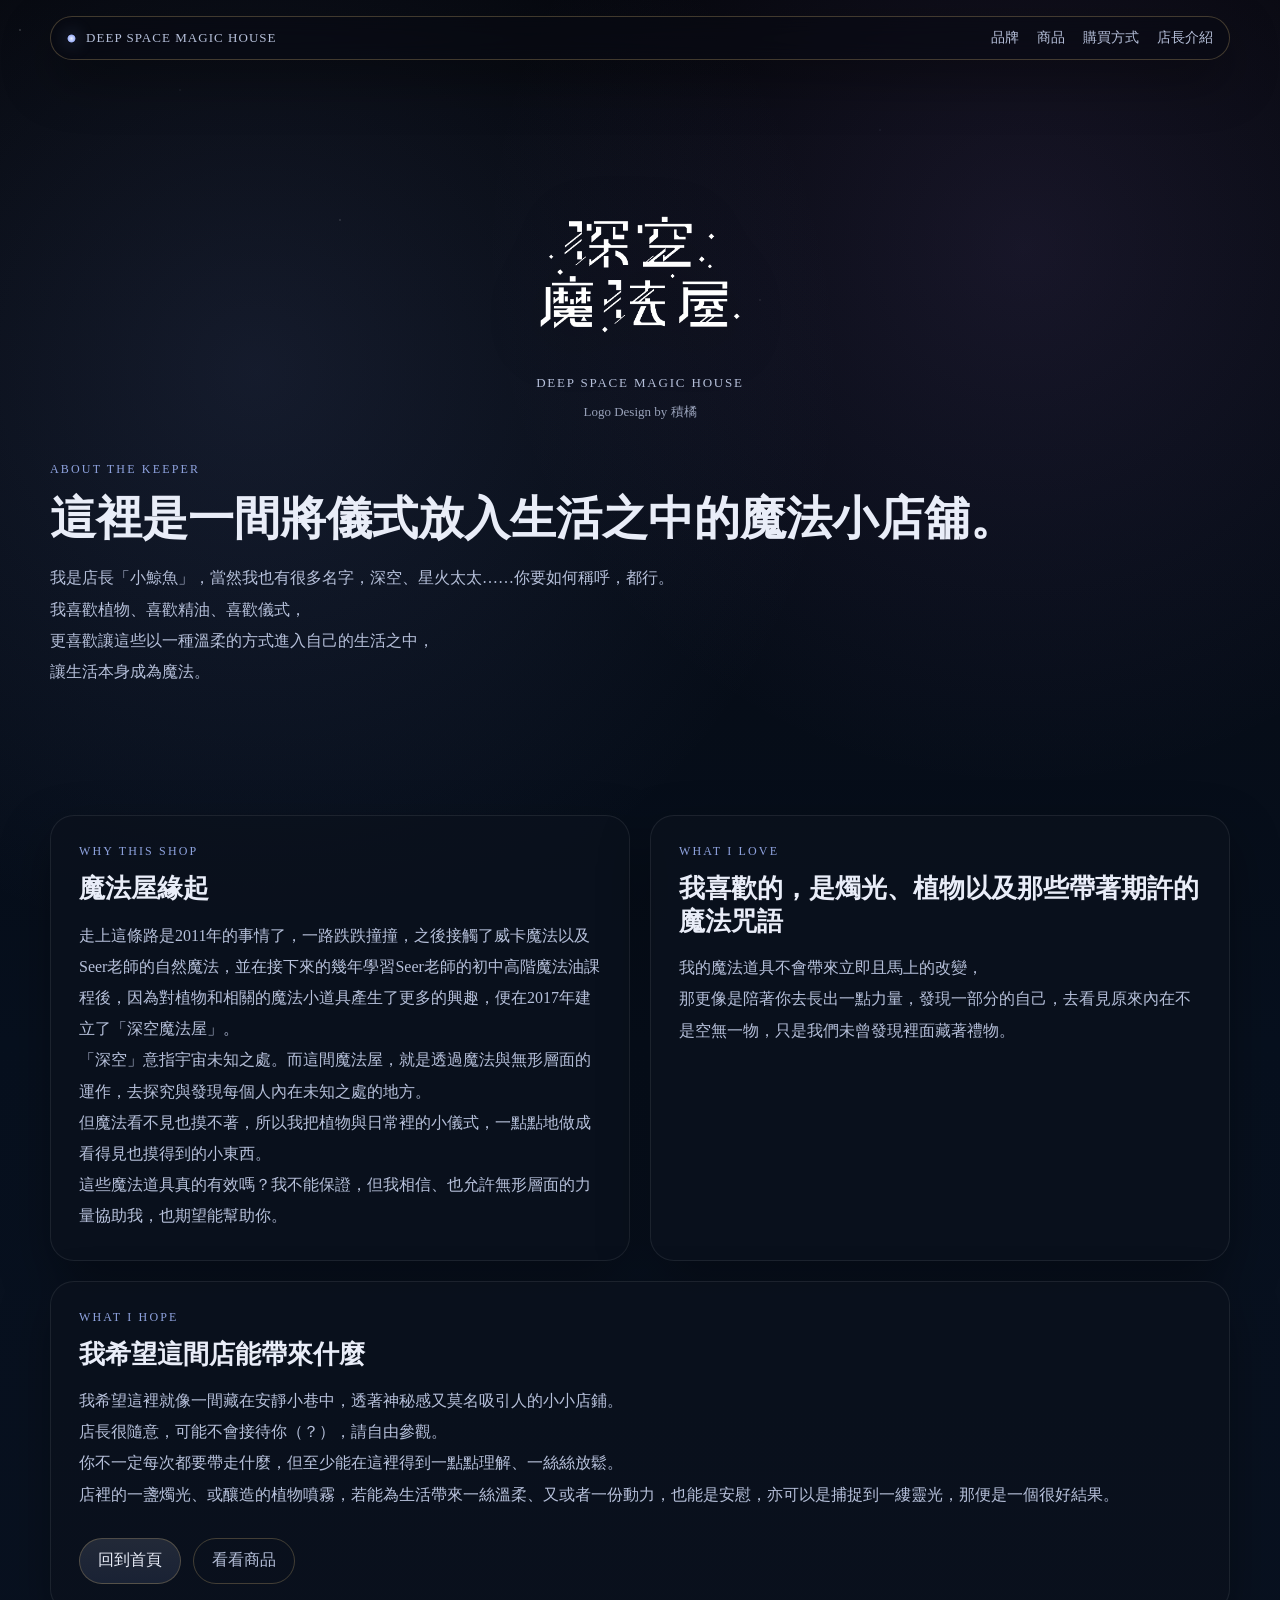
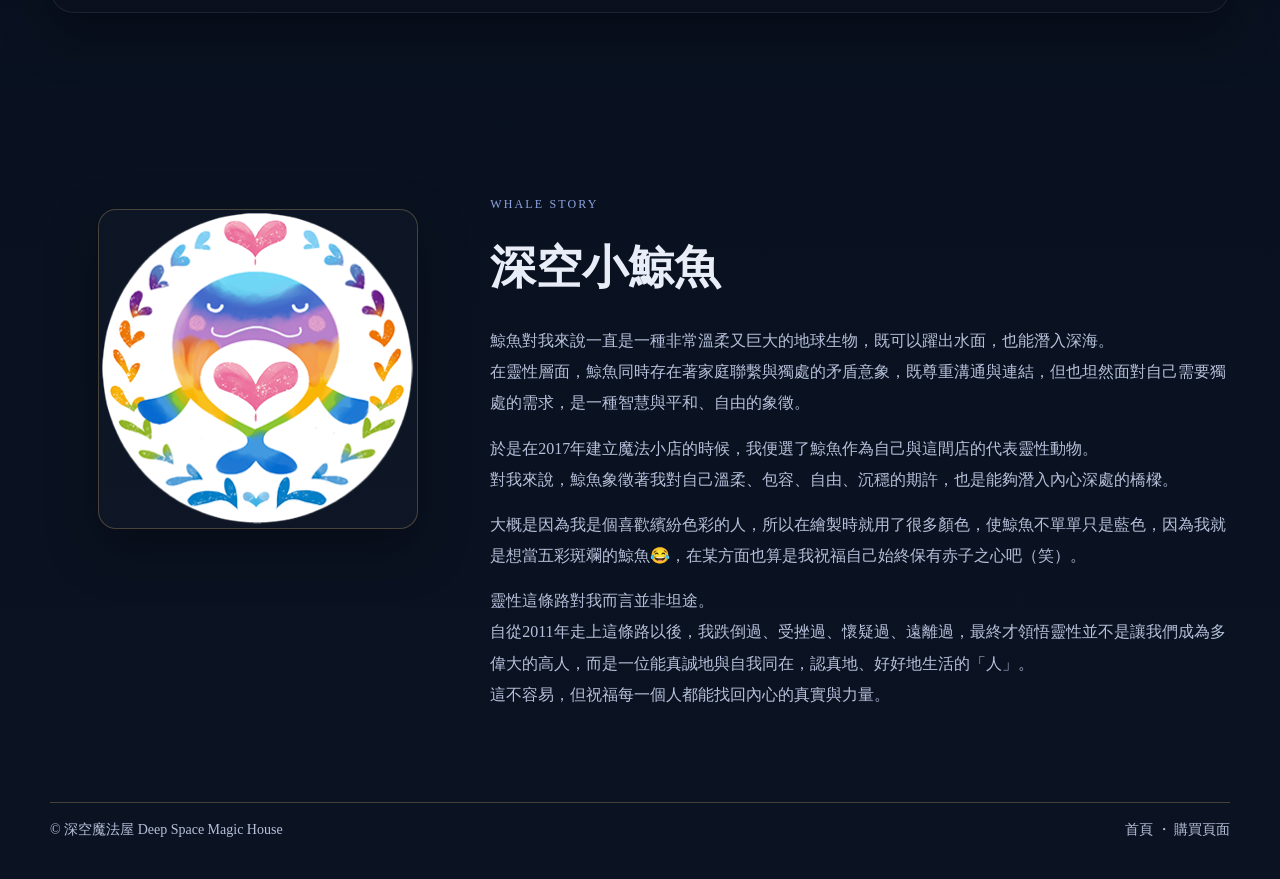
<file: about.html>
<!DOCTYPE html>
<html lang="zh-Hant">
<head>
  <meta charset="UTF-8" />
  <meta name="viewport" content="width=device-width, initial-scale=1.0" />
  <title>店長介紹｜深空魔法屋</title>
  <link rel="stylesheet" href="style.css" />
</head>
<body>
  <div class="stars" aria-hidden="true"></div>
  <div class="site">
    <nav class="top-nav" aria-label="主選單">
      <div class="top-nav__inner">
        <a href="index.html#brand" class="brand-mini">
          <span class="brand-mini__dot"></span>
          <span>DEEP SPACE MAGIC HOUSE</span>
        </a>
        <div class="top-nav__links">
          <a href="index.html#brand">品牌</a>
          <a href="index.html#products">商品</a>
          <a href="index.html#purchase">購買方式</a>
          <a href="about.html">店長介紹</a>
        </div>
      </div>
    </nav>

    <main class="about-page">
      <section class="section about-hero">
	  <div class="about-logo-wrap">
		<img src="images/logo.png" alt="深空魔法屋 Logo" class="about-logo" />
		<p class="about-logo-note">Deep Space Magic House</p>
		<p class="about-credit">Logo Design by 積橘</p>
	  </div>
        <div class="eyebrow">About The Keeper</div>
        <h1 class="title">這裡是一間將儀式放入生活之中的魔法小店舖。</h1>
        <p class="body-copy">
			我是店長「小鯨魚」，當然我也有很多名字，深空、星火太太……你要如何稱呼，都行。<br/>
			我喜歡植物、喜歡精油、喜歡儀式，<br/>
			更喜歡讓這些以一種溫柔的方式進入自己的生活之中，<br/>讓生活本身成為魔法。
        </p>
      </section>

      <section class="section about-grid">
        <article class="about-card">
          <div class="eyebrow">Why This Shop</div>
          <h2>魔法屋緣起</h2>
          <p>
            走上這條路是2011年的事情了，一路跌跌撞撞，之後接觸了威卡魔法以及Seer老師的自然魔法，並在接下來的幾年學習Seer老師的初中高階魔法油課程後，因為對植物和相關的魔法小道具產生了更多的興趣，便在2017年建立了「深空魔法屋」。<br/>
			「深空」意指宇宙未知之處。而這間魔法屋，就是透過魔法與無形層面的運作，去探究與發現每個人內在未知之處的地方。<br/>
			但魔法看不見也摸不著，所以我把植物與日常裡的小儀式，一點點地做成看得見也摸得到的小東西。<br/>
			這些魔法道具真的有效嗎？我不能保證，但我相信、也允許無形層面的力量協助我，也期望能幫助你。<br/>
          </p>
        </article>

        <article class="about-card">
          <div class="eyebrow">What I Love</div>
          <h2>我喜歡的，是燭光、植物以及那些帶著期許的魔法咒語</h2>
          <p>
            我的魔法道具不會帶來立即且馬上的改變，<br/>
			那更像是陪著你去長出一點力量，發現一部分的自己，去看見原來內在不是空無一物，只是我們未曾發現裡面藏著禮物。<br/>
          </p>
        </article>

        <article class="about-card about-card--wide">
          <div class="eyebrow">What I Hope</div>
          <h2>我希望這間店能帶來什麼</h2>
          <p>
            我希望這裡就像一間藏在安靜小巷中，透著神秘感又莫名吸引人的小小店鋪。<br/>
			店長很隨意，可能不會接待你（？），請自由參觀。<br/>
            你不一定每次都要帶走什麼，但至少能在這裡得到一點點理解、一絲絲放鬆。<br/>
            店裡的一盞燭光、或釀造的植物噴霧，若能為生活帶來一絲溫柔、又或者一份動力，也能是安慰，亦可以是捕捉到一縷靈光，那便是一個很好結果。
          </p>
          <div class="hero-brand__actions">
            <a class="button" href="index.html">回到首頁</a>
            <a class="button--ghost" href="index.html#products">看看商品</a>
          </div>
        </article>
      </section>
		
		<section class="section about-whale">
		  <div class="about-whale__grid">
			<div class="about-whale__image">
			  <img src="images/whale-art.png" alt="深空魔法屋的鯨魚圖" />
			</div>

			<div class="about-whale__content">
			  <div class="eyebrow">Whale Story</div>
			  <h2 class="title">深空小鯨魚</h2>
			  <p class="body-copy">
				鯨魚對我來說一直是一種非常溫柔又巨大的地球生物，既可以躍出水面，也能潛入深海。<br/>
				在靈性層面，鯨魚同時存在著家庭聯繫與獨處的矛盾意象，既尊重溝通與連結，但也坦然面對自己需要獨處的需求，是一種智慧與平和、自由的象徵。<br/>
			  </p>
			  <p class="body-copy">
				於是在2017年建立魔法小店的時候，我便選了鯨魚作為自己與這間店的代表靈性動物。<br/>
				對我來說，鯨魚象徵著我對自己溫柔、包容、自由、沉穩的期許，也是能夠潛入內心深處的橋樑。
			  </p>
			  <p class="body-copy">
				大概是因為我是個喜歡繽紛色彩的人，所以在繪製時就用了很多顏色，使鯨魚不單單只是藍色，因為我就是想當五彩斑斕的鯨魚😂，在某方面也算是我祝福自己始終保有赤子之心吧（笑）。
			  </p>
			  <p class="body-copy">
				靈性這條路對我而言並非坦途。<br/>
				自從2011年走上這條路以後，我跌倒過、受挫過、懷疑過、遠離過，最終才領悟靈性並不是讓我們成為多偉大的高人，而是一位能真誠地與自我同在，認真地、好好地生活的「人」。<br/>
				這不容易，但祝福每一個人都能找回內心的真實與力量。
			  </p>
			</div>
		  </div>
		</section>
    </main>

    <footer class="footer">
      <div>© 深空魔法屋 Deep Space Magic House</div>
      <div>
        <a href="index.html">首頁</a>
        ・
        <a href="https://myship.7-11.com.tw/general/detail/GM2401190051541" target="_blank" rel="noopener">購買頁面</a>
      </div>
    </footer>
  </div>
</body>
</html>
</file>
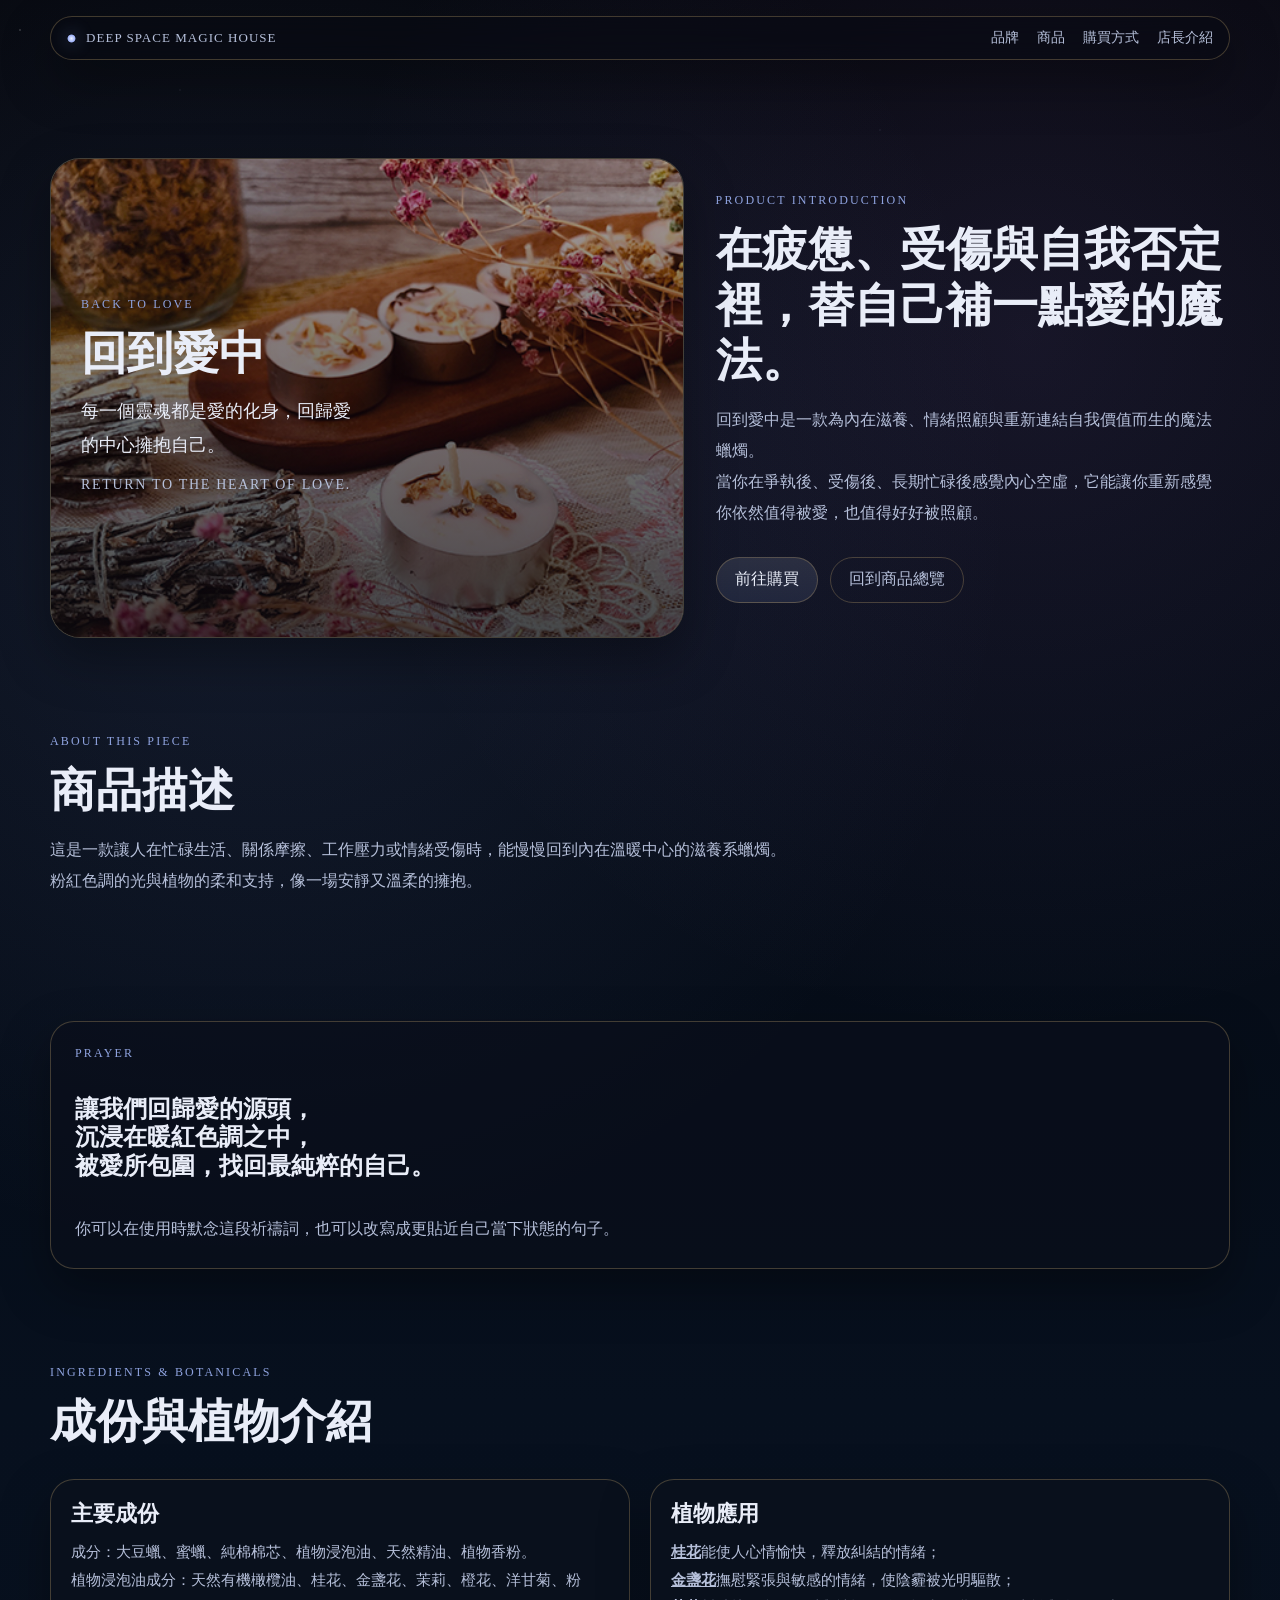
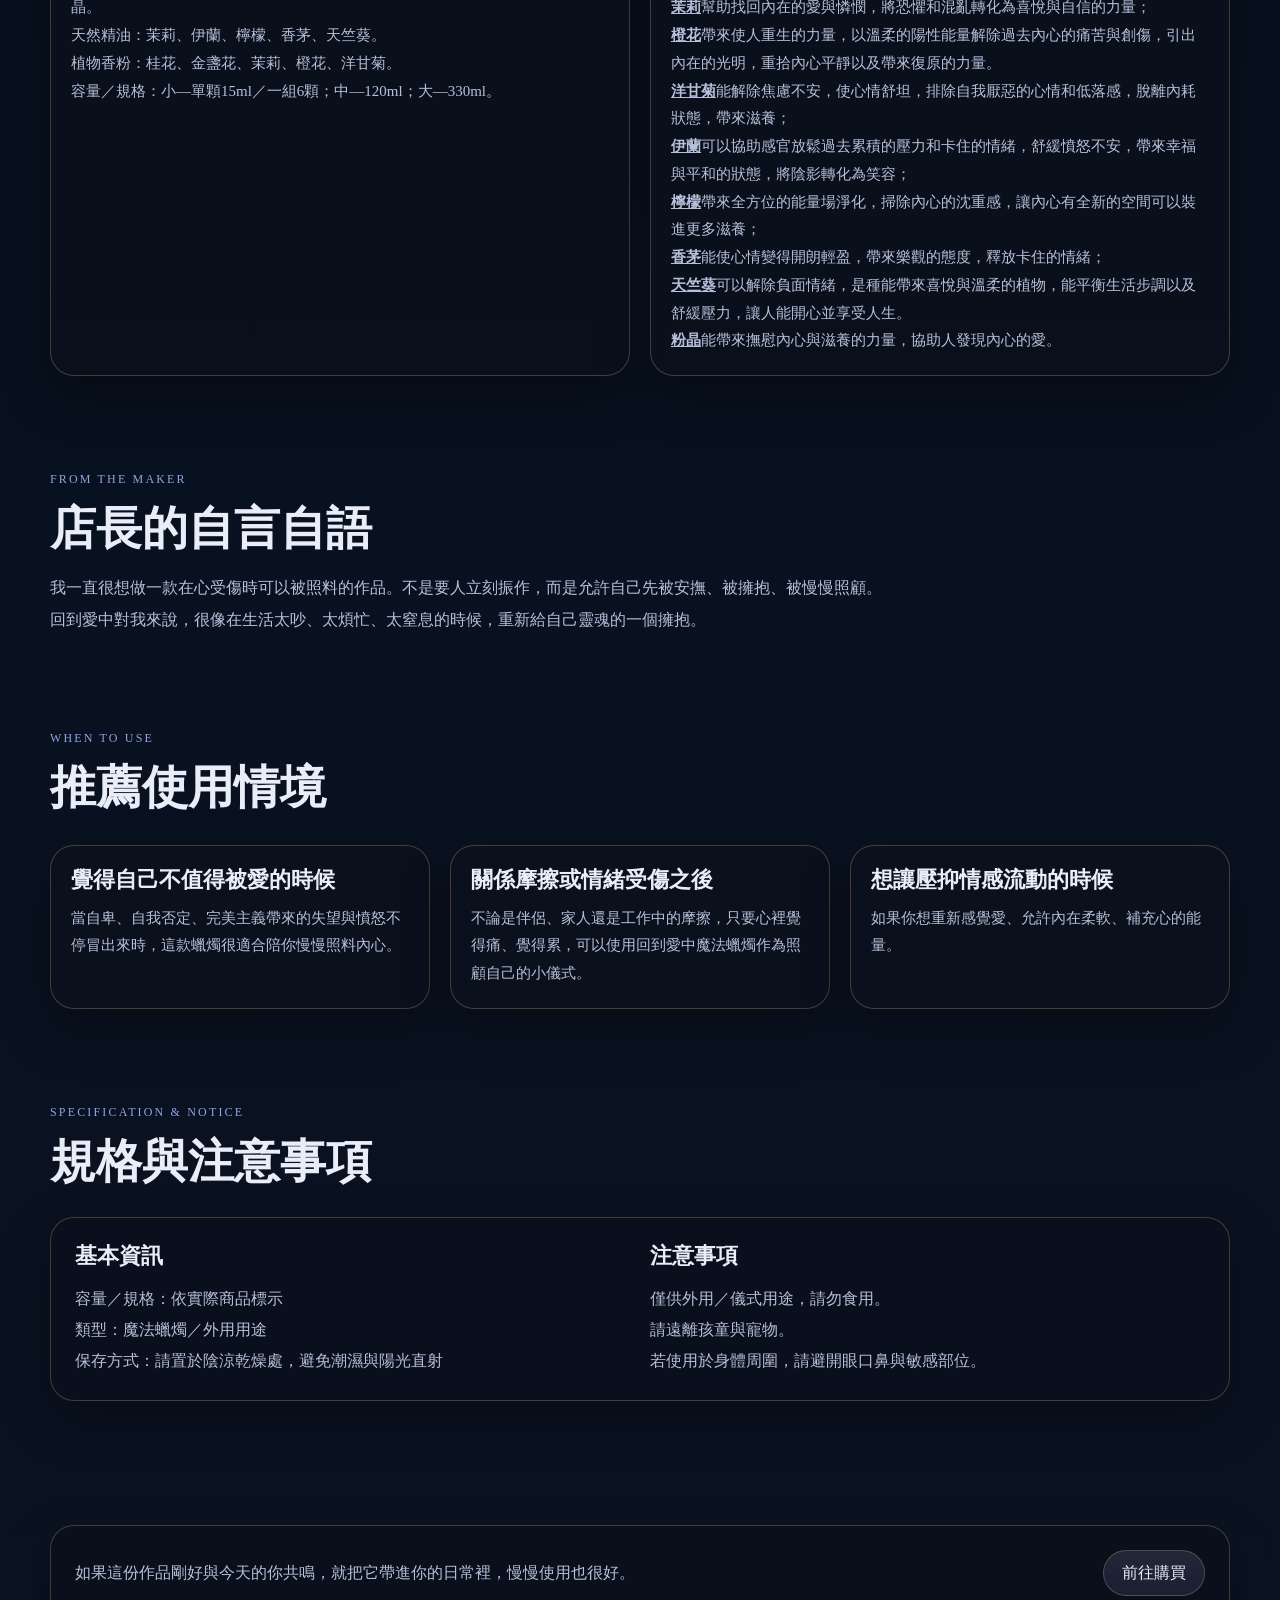
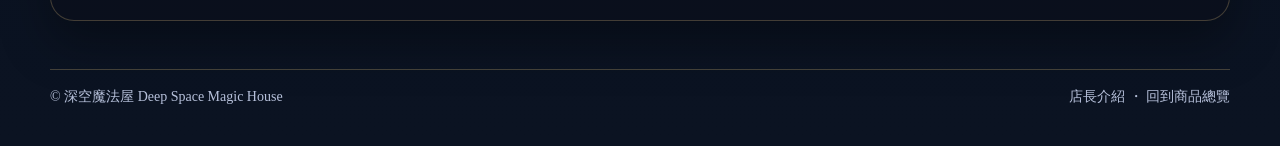
<file: product-back-to-love.html>
<!DOCTYPE html>
<html lang="zh-Hant">
<head>
  <meta charset="UTF-8" />
  <meta name="viewport" content="width=device-width, initial-scale=1.0" />
  <title>回到愛中｜深空魔法屋</title>
  <link rel="stylesheet" href="style.css" />
</head>
<body>
  <div class="stars" aria-hidden="true"></div>

  <div class="site">
    <nav class="top-nav" aria-label="主選單">
      <div class="top-nav__inner">
        <a href="index.html#brand" class="brand-mini">
          <span class="brand-mini__dot"></span>
          <span>DEEP SPACE MAGIC HOUSE</span>
        </a>
        <div class="top-nav__links">
          <a href="index.html#brand">品牌</a>
          <a href="index.html#products">商品</a>
          <a href="index.html#purchase">購買方式</a>
          <a href="about.html">店長介紹</a>
        </div>
      </div>
    </nav>

    <main class="product-detail-page" style="padding-top: 110px;">
      <!-- 商品 Hero 區 -->
      <section class="section">
        <div class="hero-brand">
          <div class="hero-brand__visual">
            <img class="hero-bg" src="images/candle4.jpg" alt="回到愛中主視覺圖" />
            <div class="hero-brand__logo" style="align-items: flex-start; text-align: left;">
              <div class="eyebrow">Back to Love</div>
              <h1 class="title" style="margin-bottom: 12px;">回到愛中</h1>
              <div class="hero-brand__tagline" style="max-width: 30ch;">
                每一個靈魂都是愛的化身，回歸愛的中心擁抱自己。<br />
                <small>Return to the heart of love.</small>
              </div>
            </div>
          </div>

          <div class="hero-brand__copy">
            <div class="eyebrow">Product Introduction</div>
            <h2 class="title">在疲憊、受傷與自我否定裡，替自己補一點愛的魔法。</h2>
            <p class="body-copy">
              回到愛中是一款為內在滋養、情緒照顧與重新連結自我價值而生的魔法蠟燭。<br />當你在爭執後、受傷後、長期忙碌後感覺內心空虛，它能讓你重新感覺你依然值得被愛，也值得好好被照顧。
            </p>

            <div class="hero-brand__actions">
              <a class="button" href="https://myship.7-11.com.tw/general/detail/GM2401190051541" target="_blank" rel="noopener">前往購買</a>
              <a class="button--ghost" href="index.html#products">回到商品總覽</a>
            </div>
          </div>
        </div>
      </section>

      <!-- 商品簡介 -->
      <section class="section">
        <div class="eyebrow">About This Piece</div>
        <h2 class="title">商品描述</h2>
        <p class="body-copy">
          這是一款讓人在忙碌生活、關係摩擦、工作壓力或情緒受傷時，能慢慢回到內在溫暖中心的滋養系蠟燭。<br />粉紅色調的光與植物的柔和支持，像一場安靜又溫柔的擁抱。
        </p>
      </section>

      <!-- 祈禱詞 -->
      <section class="section">
        <div class="purchase-box" style="grid-template-columns: 1fr;">
          <div class="eyebrow">Prayer</div>
          <h2 class="title" style="font-size: clamp(24px, 3vw, 20px); margin-bottom: 12px;">
            讓我們回歸愛的源頭，<br />沉浸在暖紅色調之中，<br />被愛所包圍，找回最純粹的自己。
          </h2>
          <p class="body-copy">
            你可以在使用時默念這段祈禱詞，也可以改寫成更貼近自己當下狀態的句子。
          </p>
        </div>
      </section>

      <!-- 成份與植物 -->
      <section class="section">
        <div class="eyebrow">Ingredients & Botanicals</div>
        <h2 class="title">成份與植物介紹</h2>

        <div class="products-grid" style="grid-template-columns: repeat(2, minmax(0, 1fr));">
          <article class="product-card">
            <div class="product-card__content">
              <h3 class="product-card__title">主要成份</h3>
              <p class="product-card__desc">
                成分：大豆蠟、蜜蠟、純棉棉芯、植物浸泡油、天然精油、植物香粉。<br />植物浸泡油成分：天然有機橄欖油、桂花、金盞花、茉莉、橙花、洋甘菊、粉晶。<br />天然精油：茉莉、伊蘭、檸檬、香茅、天竺葵。<br />植物香粉：桂花、金盞花、茉莉、橙花、洋甘菊。<br />容量／規格：小—單顆15ml／一組6顆；中—120ml；大—330ml。
              </p>
            </div>
          </article>

          <article class="product-card">
            <div class="product-card__content">
              <h3 class="product-card__title">植物應用</h3>
              <p class="product-card__desc">
					<u><b>桂花</b></u>能使人心情愉快，釋放糾結的情緒；<br />
					<u><b>金盞花</b></u>撫慰緊張與敏感的情緒，使陰霾被光明驅散；<br />
					<u><b>茉莉</b></u>幫助找回內在的愛與憐憫，將恐懼和混亂轉化為喜悅與自信的力量；<br />
					<u><b>橙花</b></u>帶來使人重生的力量，以溫柔的陽性能量解除過去內心的痛苦與創傷，引出內在的光明，重拾內心平靜以及帶來復原的力量。<br />
					<u><b>洋甘菊</b></u>能解除焦慮不安，使心情舒坦，排除自我厭惡的心情和低落感，脫離內耗狀態，帶來滋養；<br />
					<u><b>伊蘭</b></u>可以協助感官放鬆過去累積的壓力和卡住的情緒，舒緩憤怒不安，帶來幸福與平和的狀態，將陰影轉化為笑容；<br />
					<u><b>檸檬</b></u>帶來全方位的能量場淨化，掃除內心的沈重感，讓內心有全新的空間可以裝進更多滋養；<br />
					<u><b>香茅</b></u>能使心情變得開朗輕盈，帶來樂觀的態度，釋放卡住的情緒；<br />
					<u><b>天竺葵</b></u>可以解除負面情緒，是種能帶來喜悅與溫柔的植物，能平衡生活步調以及舒緩壓力，讓人能開心並享受人生。<br />
					<u><b>粉晶</b></u>能帶來撫慰內心與滋養的力量，協助人發現內心的愛。
              </p>
            </div>
          </article>
        </div>
      </section>

      <!-- 我的話 / 創作感想 -->
      <section class="section">
        <div class="eyebrow">From The Maker</div>
        <h2 class="title">店長的自言自語</h2>
        <p class="body-copy">
			我一直很想做一款在心受傷時可以被照料的作品。不是要人立刻振作，而是允許自己先被安撫、被擁抱、被慢慢照顧。<br />回到愛中對我來說，很像在生活太吵、太煩忙、太窒息的時候，重新給自己靈魂的一個擁抱。
        </p>
      </section>

      <!-- 推薦使用情境 -->
      <section class="section">
        <div class="eyebrow">When To Use</div>
        <h2 class="title">推薦使用情境</h2>

        <div class="products-grid">
          <article class="product-card">
            <div class="product-card__content">
              <h3 class="product-card__title">覺得自己不值得被愛的時候</h3>
              <p class="product-card__desc">
                當自卑、自我否定、完美主義帶來的失望與憤怒不停冒出來時，這款蠟燭很適合陪你慢慢照料內心。
              </p>
            </div>
          </article>

          <article class="product-card">
            <div class="product-card__content">
              <h3 class="product-card__title">關係摩擦或情緒受傷之後</h3>
              <p class="product-card__desc">
                不論是伴侶、家人還是工作中的摩擦，只要心裡覺得痛、覺得累，可以使用回到愛中魔法蠟燭作為照顧自己的小儀式。
              </p>
            </div>
          </article>

          <article class="product-card">
            <div class="product-card__content">
              <h3 class="product-card__title">想讓壓抑情感流動的時候</h3>
              <p class="product-card__desc">
                如果你想重新感覺愛、允許內在柔軟、補充心的能量。
              </p>
            </div>
          </article>
        </div>
      </section>

      <!-- 規格與注意事項 -->
      <section class="section">
        <div class="eyebrow">Specification & Notice</div>
        <h2 class="title">規格與注意事項</h2>

        <div class="purchase-box" style="grid-template-columns: 1fr 1fr;">
          <div>
            <h3 class="product-card__title" style="margin-bottom: 12px;">基本資訊</h3>
            <p class="body-copy">
              容量／規格：依實際商品標示<br />
              類型：魔法蠟燭／外用用途<br />
              保存方式：請置於陰涼乾燥處，避免潮濕與陽光直射
            </p>
          </div>

          <div>
            <h3 class="product-card__title" style="margin-bottom: 12px;">注意事項</h3>
            <p class="body-copy">
              僅供外用／儀式用途，請勿食用。<br />
              請遠離孩童與寵物。<br />
              若使用於身體周圍，請避開眼口鼻與敏感部位。
            </p>
          </div>
        </div>
      </section>

      <!-- 收尾 CTA -->
      <section class="section">
        <div class="purchase-box">
          <p>
            如果這份作品剛好與今天的你共鳴，就把它帶進你的日常裡，慢慢使用也很好。
          </p>
          <a class="button" href="https://myship.7-11.com.tw/general/detail/GM2401190051541" target="_blank" rel="noopener">前往購買</a>
        </div>
      </section>
    </main>

    <footer class="footer">
      <div>© 深空魔法屋 Deep Space Magic House</div>
      <div>
        <a href="about.html">店長介紹</a>
        ・
        <a href="index.html#products">回到商品總覽</a>
      </div>
    </footer>
  </div>
</body>
</html>
</file>
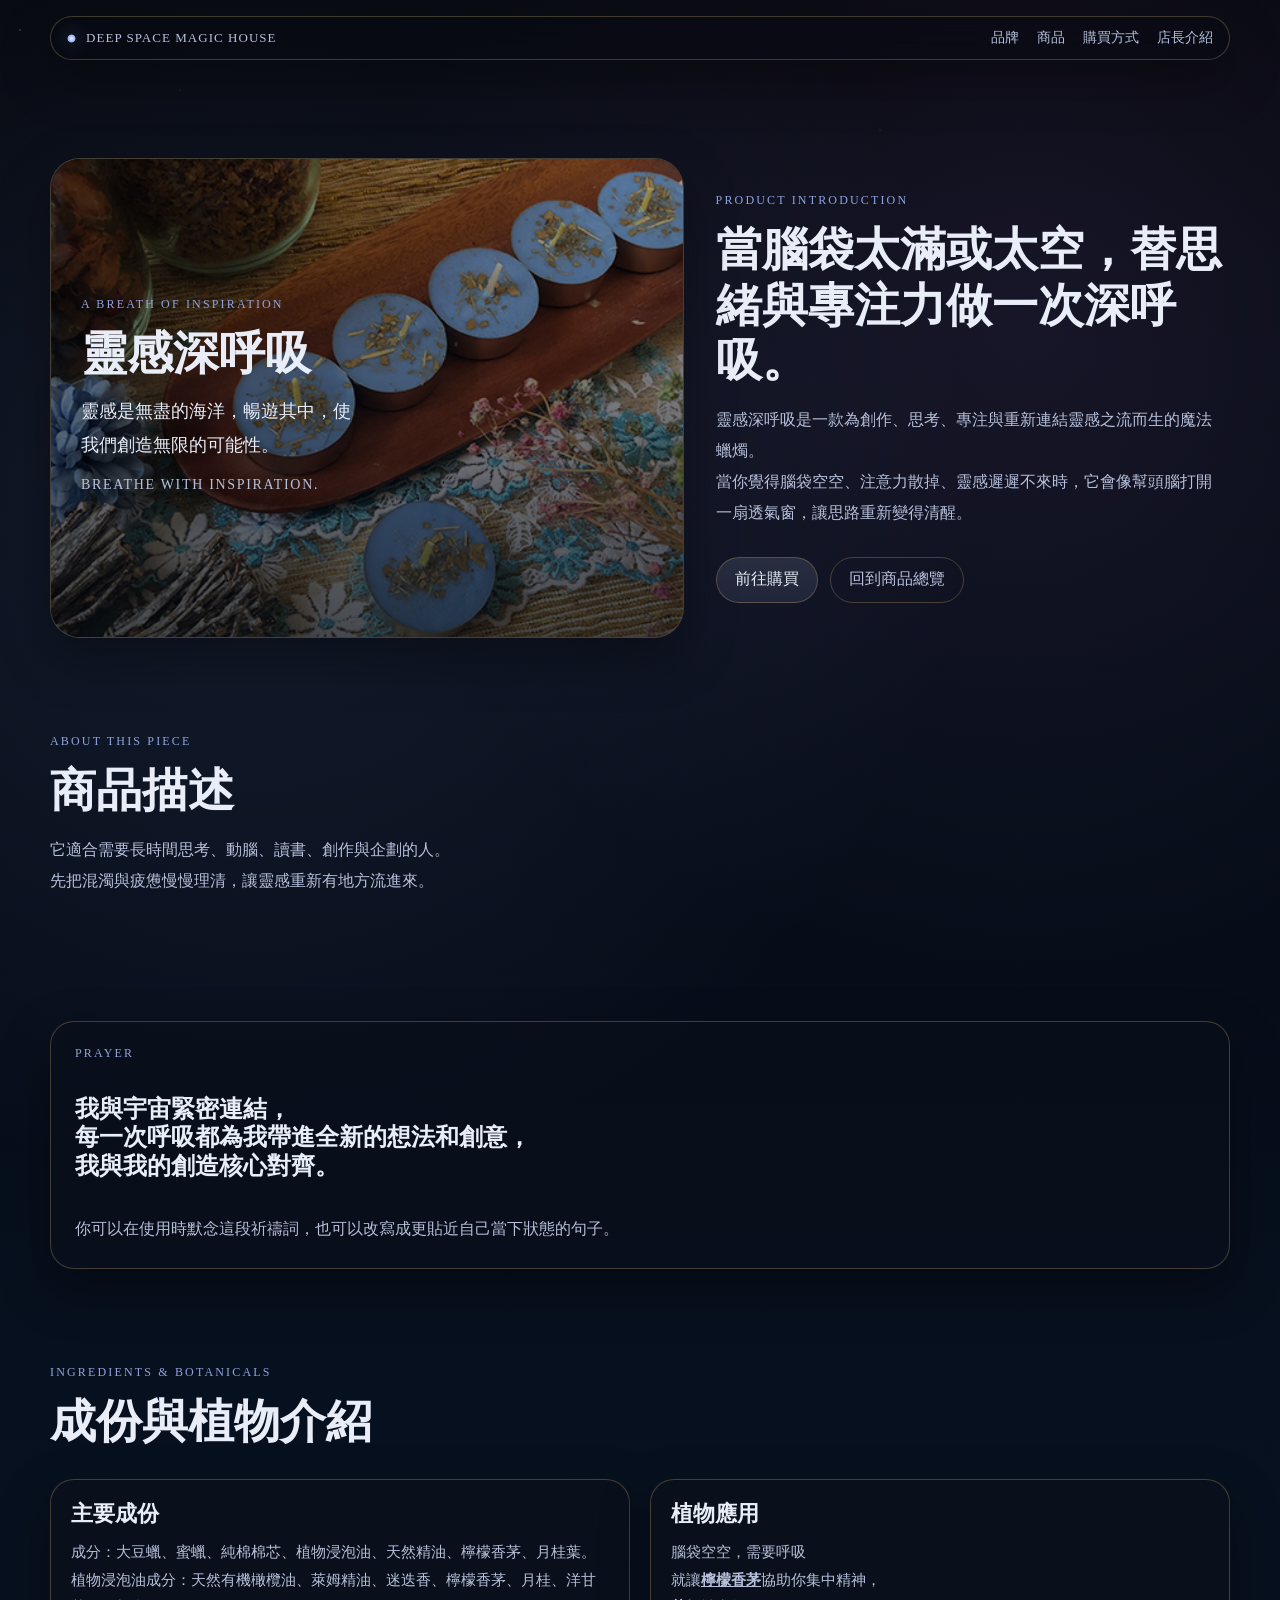
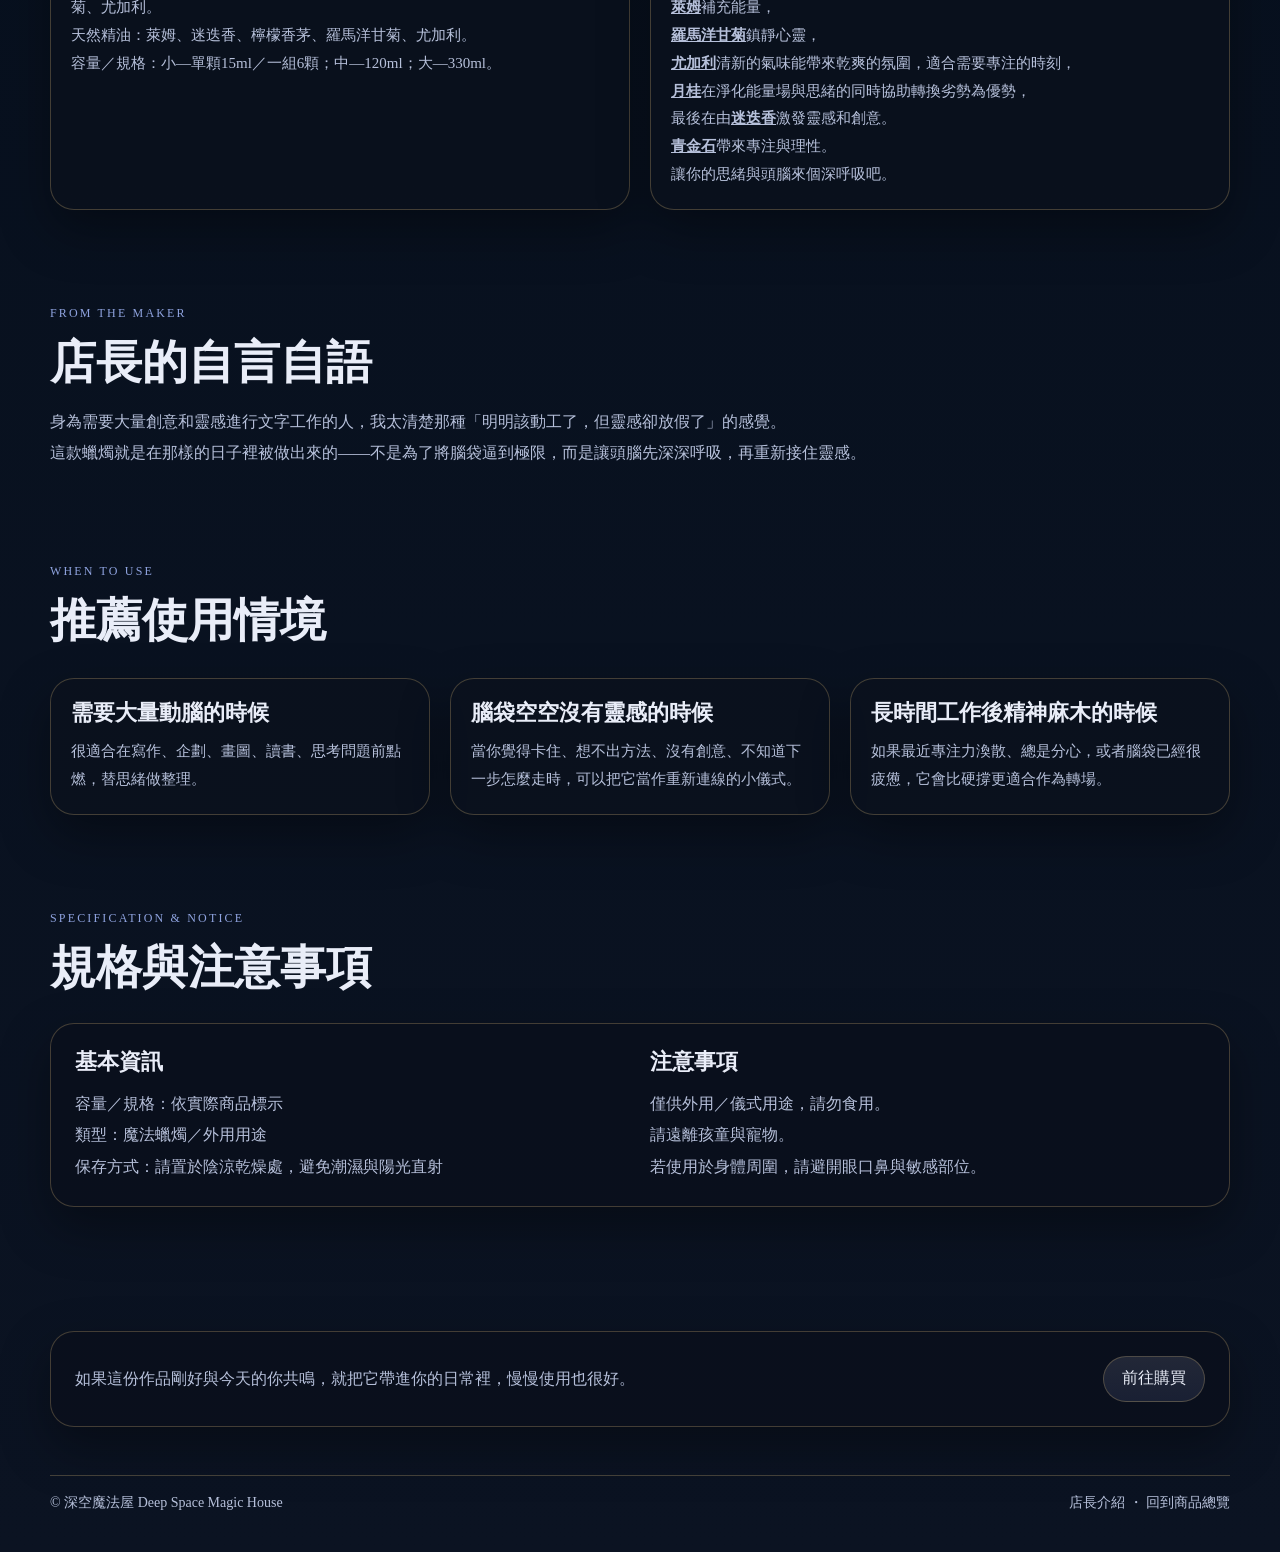
<file: product-breathe-inspiration.html>
<!DOCTYPE html>
<html lang="zh-Hant">
<head>
  <meta charset="UTF-8" />
  <meta name="viewport" content="width=device-width, initial-scale=1.0" />
  <title>靈感深呼吸｜深空魔法屋</title>
  <link rel="stylesheet" href="style.css" />
</head>
<body>
  <div class="stars" aria-hidden="true"></div>

  <div class="site">
    <nav class="top-nav" aria-label="主選單">
      <div class="top-nav__inner">
        <a href="index.html#brand" class="brand-mini">
          <span class="brand-mini__dot"></span>
          <span>DEEP SPACE MAGIC HOUSE</span>
        </a>
        <div class="top-nav__links">
          <a href="index.html#brand">品牌</a>
          <a href="index.html#products">商品</a>
          <a href="index.html#purchase">購買方式</a>
          <a href="about.html">店長介紹</a>
        </div>
      </div>
    </nav>

    <main class="product-detail-page" style="padding-top: 110px;">
      <!-- 商品 Hero 區 -->
      <section class="section">
        <div class="hero-brand">
          <div class="hero-brand__visual">
            <img class="hero-bg" src="images/candle5.jpg" alt="靈感深呼吸主視覺圖" />
            <div class="hero-brand__logo" style="align-items: flex-start; text-align: left;">
              <div class="eyebrow">A Breath of Inspiration</div>
              <h1 class="title" style="margin-bottom: 12px;">靈感深呼吸</h1>
              <div class="hero-brand__tagline" style="max-width: 30ch;">
                靈感是無盡的海洋，暢遊其中，使我們創造無限的可能性。<br />
                <small>Breathe with inspiration.</small>
              </div>
            </div>
          </div>

          <div class="hero-brand__copy">
            <div class="eyebrow">Product Introduction</div>
            <h2 class="title">當腦袋太滿或太空，替思緒與專注力做一次深呼吸。</h2>
            <p class="body-copy">
              靈感深呼吸是一款為創作、思考、專注與重新連結靈感之流而生的魔法蠟燭。<br />當你覺得腦袋空空、注意力散掉、靈感遲遲不來時，它會像幫頭腦打開一扇透氣窗，讓思路重新變得清醒。
            </p>

            <div class="hero-brand__actions">
              <a class="button" href="https://myship.7-11.com.tw/general/detail/GM2401190051541" target="_blank" rel="noopener">前往購買</a>
              <a class="button--ghost" href="index.html#products">回到商品總覽</a>
            </div>
          </div>
        </div>
      </section>

      <!-- 商品簡介 -->
      <section class="section">
        <div class="eyebrow">About This Piece</div>
        <h2 class="title">商品描述</h2>
        <p class="body-copy">
          它適合需要長時間思考、動腦、讀書、創作與企劃的人。<br />先把混濁與疲憊慢慢理清，讓靈感重新有地方流進來。
        </p>
      </section>

      <!-- 祈禱詞 -->
      <section class="section">
        <div class="purchase-box" style="grid-template-columns: 1fr;">
          <div class="eyebrow">Prayer</div>
          <h2 class="title" style="font-size: clamp(24px, 3vw, 20px); margin-bottom: 12px;">
            我與宇宙緊密連結，<br />每一次呼吸都為我帶進全新的想法和創意，<br />我與我的創造核心對齊。
          </h2>
          <p class="body-copy">
            你可以在使用時默念這段祈禱詞，也可以改寫成更貼近自己當下狀態的句子。
          </p>
        </div>
      </section>

      <!-- 成份與植物 -->
      <section class="section">
        <div class="eyebrow">Ingredients & Botanicals</div>
        <h2 class="title">成份與植物介紹</h2>

        <div class="products-grid" style="grid-template-columns: repeat(2, minmax(0, 1fr));">
          <article class="product-card">
            <div class="product-card__content">
              <h3 class="product-card__title">主要成份</h3>
              <p class="product-card__desc">
                成分：大豆蠟、蜜蠟、純棉棉芯、植物浸泡油、天然精油、檸檬香茅、月桂葉。<br />植物浸泡油成分：天然有機橄欖油、萊姆精油、迷迭香、檸檬香茅、月桂、洋甘菊、尤加利。<br />天然精油：萊姆、迷迭香、檸檬香茅、羅馬洋甘菊、尤加利。<br />容量／規格：小—單顆15ml／一組6顆；中—120ml；大—330ml。
              </p>
            </div>
          </article>

          <article class="product-card">
            <div class="product-card__content">
              <h3 class="product-card__title">植物應用</h3>
              <p class="product-card__desc">
					腦袋空空，需要呼吸<br />
					就讓<u><b>檸檬香茅</b></u>協助你集中精神，<br />
					<u><b>萊姆</b></u>補充能量，<br />
					<u><b>羅馬洋甘菊</b></u>鎮靜心靈，<br />
					<u><b>尤加利</b></u>清新的氣味能帶來乾爽的氛圍，適合需要專注的時刻，<br />
					<u><b>月桂</b></u>在淨化能量場與思緒的同時協助轉換劣勢為優勢，<br />
					最後在由<u><b>迷迭香</b></u>激發靈感和創意。<br />
					<u><b>青金石</b></u>帶來專注與理性。<br />
					讓你的思緒與頭腦來個深呼吸吧。
              </p>
            </div>
          </article>
        </div>
      </section>

      <!-- 我的話 / 創作感想 -->
      <section class="section">
        <div class="eyebrow">From The Maker</div>
        <h2 class="title">店長的自言自語</h2>
        <p class="body-copy">
			身為需要大量創意和靈感進行文字工作的人，我太清楚那種「明明該動工了，但靈感卻放假了」的感覺。<br />這款蠟燭就是在那樣的日子裡被做出來的——不是為了將腦袋逼到極限，而是讓頭腦先深深呼吸，再重新接住靈感。
        </p>
      </section>

      <!-- 推薦使用情境 -->
      <section class="section">
        <div class="eyebrow">When To Use</div>
        <h2 class="title">推薦使用情境</h2>

        <div class="products-grid">
          <article class="product-card">
            <div class="product-card__content">
              <h3 class="product-card__title">需要大量動腦的時候</h3>
              <p class="product-card__desc">
                很適合在寫作、企劃、畫圖、讀書、思考問題前點燃，替思緒做整理。
              </p>
            </div>
          </article>

          <article class="product-card">
            <div class="product-card__content">
              <h3 class="product-card__title">腦袋空空沒有靈感的時候</h3>
              <p class="product-card__desc">
                當你覺得卡住、想不出方法、沒有創意、不知道下一步怎麼走時，可以把它當作重新連線的小儀式。
              </p>
            </div>
          </article>

          <article class="product-card">
            <div class="product-card__content">
              <h3 class="product-card__title">長時間工作後精神麻木的時候</h3>
              <p class="product-card__desc">
                如果最近專注力渙散、總是分心，或者腦袋已經很疲憊，它會比硬撐更適合作為轉場。
              </p>
            </div>
          </article>
        </div>
      </section>

      <!-- 規格與注意事項 -->
      <section class="section">
        <div class="eyebrow">Specification & Notice</div>
        <h2 class="title">規格與注意事項</h2>

        <div class="purchase-box" style="grid-template-columns: 1fr 1fr;">
          <div>
            <h3 class="product-card__title" style="margin-bottom: 12px;">基本資訊</h3>
            <p class="body-copy">
              容量／規格：依實際商品標示<br />
              類型：魔法蠟燭／外用用途<br />
              保存方式：請置於陰涼乾燥處，避免潮濕與陽光直射
            </p>
          </div>

          <div>
            <h3 class="product-card__title" style="margin-bottom: 12px;">注意事項</h3>
            <p class="body-copy">
              僅供外用／儀式用途，請勿食用。<br />
              請遠離孩童與寵物。<br />
              若使用於身體周圍，請避開眼口鼻與敏感部位。
            </p>
          </div>
        </div>
      </section>

      <!-- 收尾 CTA -->
      <section class="section">
        <div class="purchase-box">
          <p>
            如果這份作品剛好與今天的你共鳴，就把它帶進你的日常裡，慢慢使用也很好。
          </p>
          <a class="button" href="https://myship.7-11.com.tw/general/detail/GM2401190051541" target="_blank" rel="noopener">前往購買</a>
        </div>
      </section>
    </main>

    <footer class="footer">
      <div>© 深空魔法屋 Deep Space Magic House</div>
      <div>
        <a href="about.html">店長介紹</a>
        ・
        <a href="index.html#products">回到商品總覽</a>
      </div>
    </footer>
  </div>
</body>
</html>
</file>
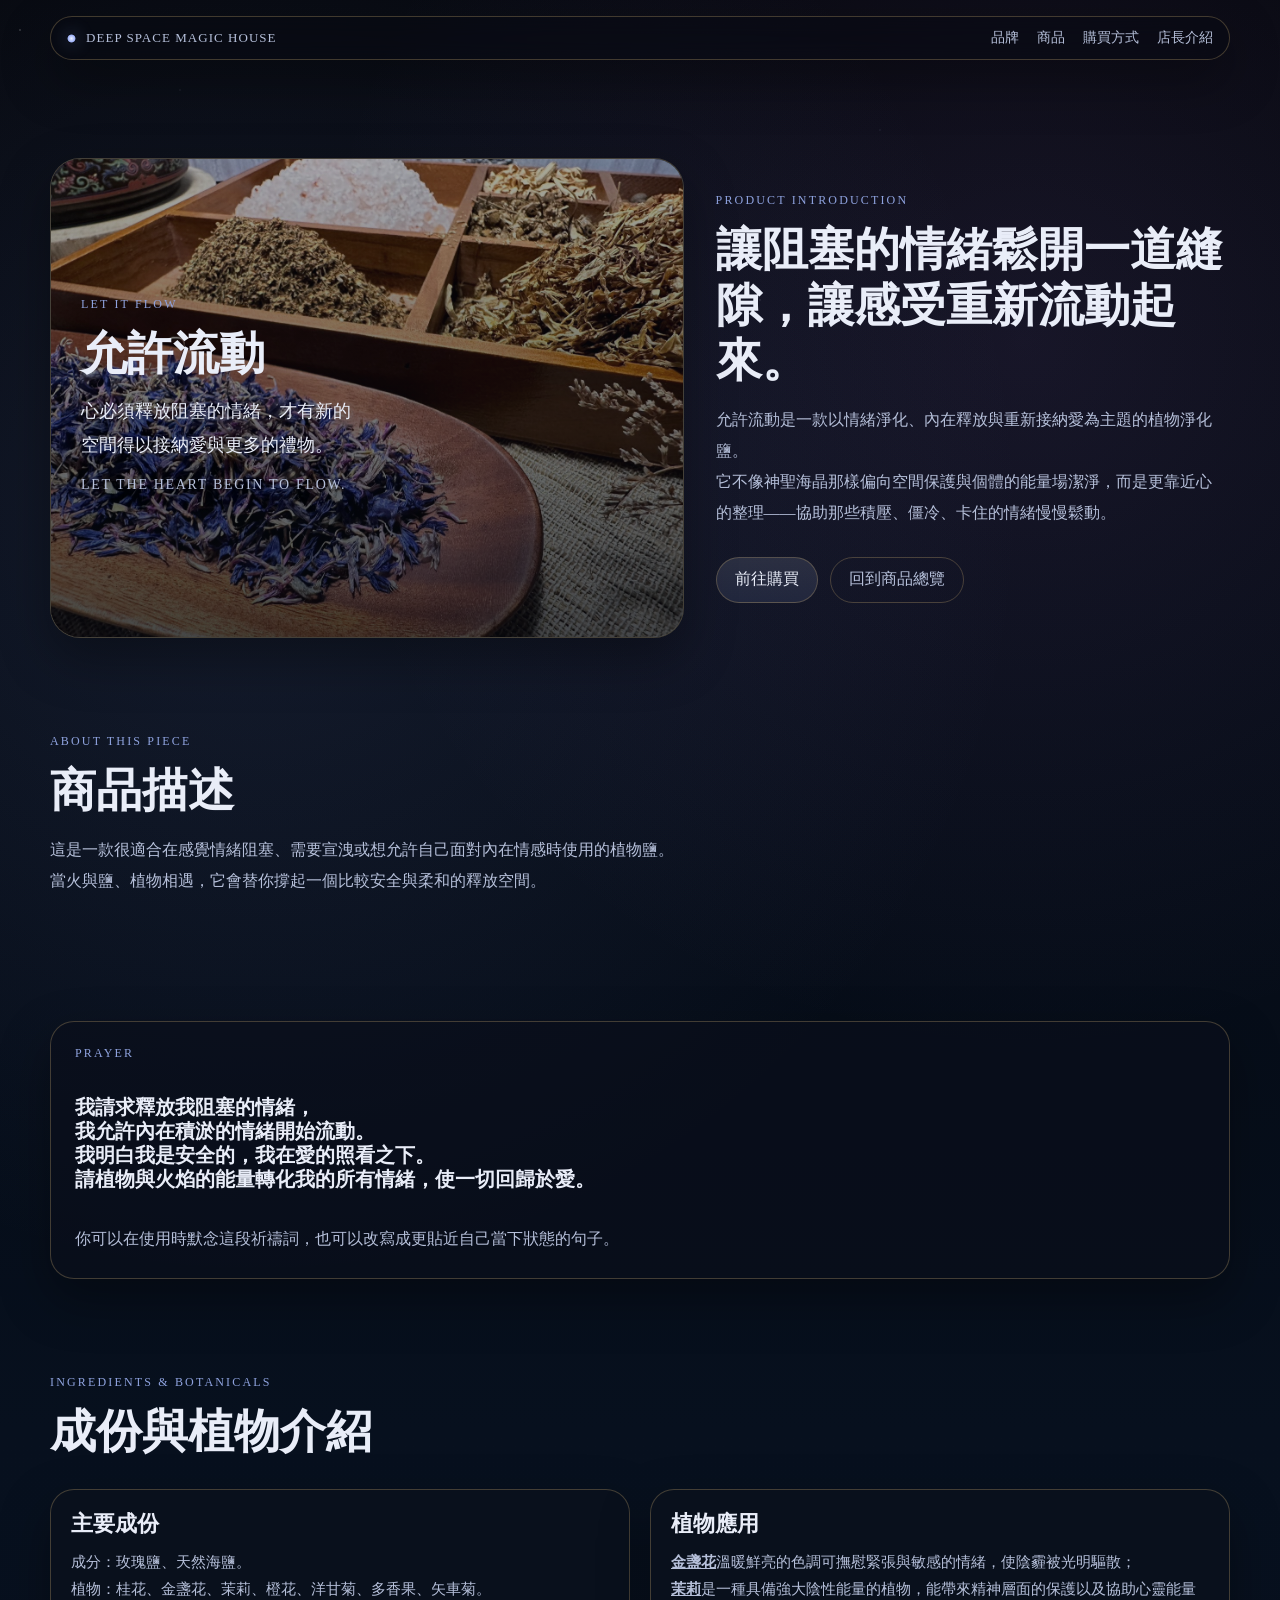
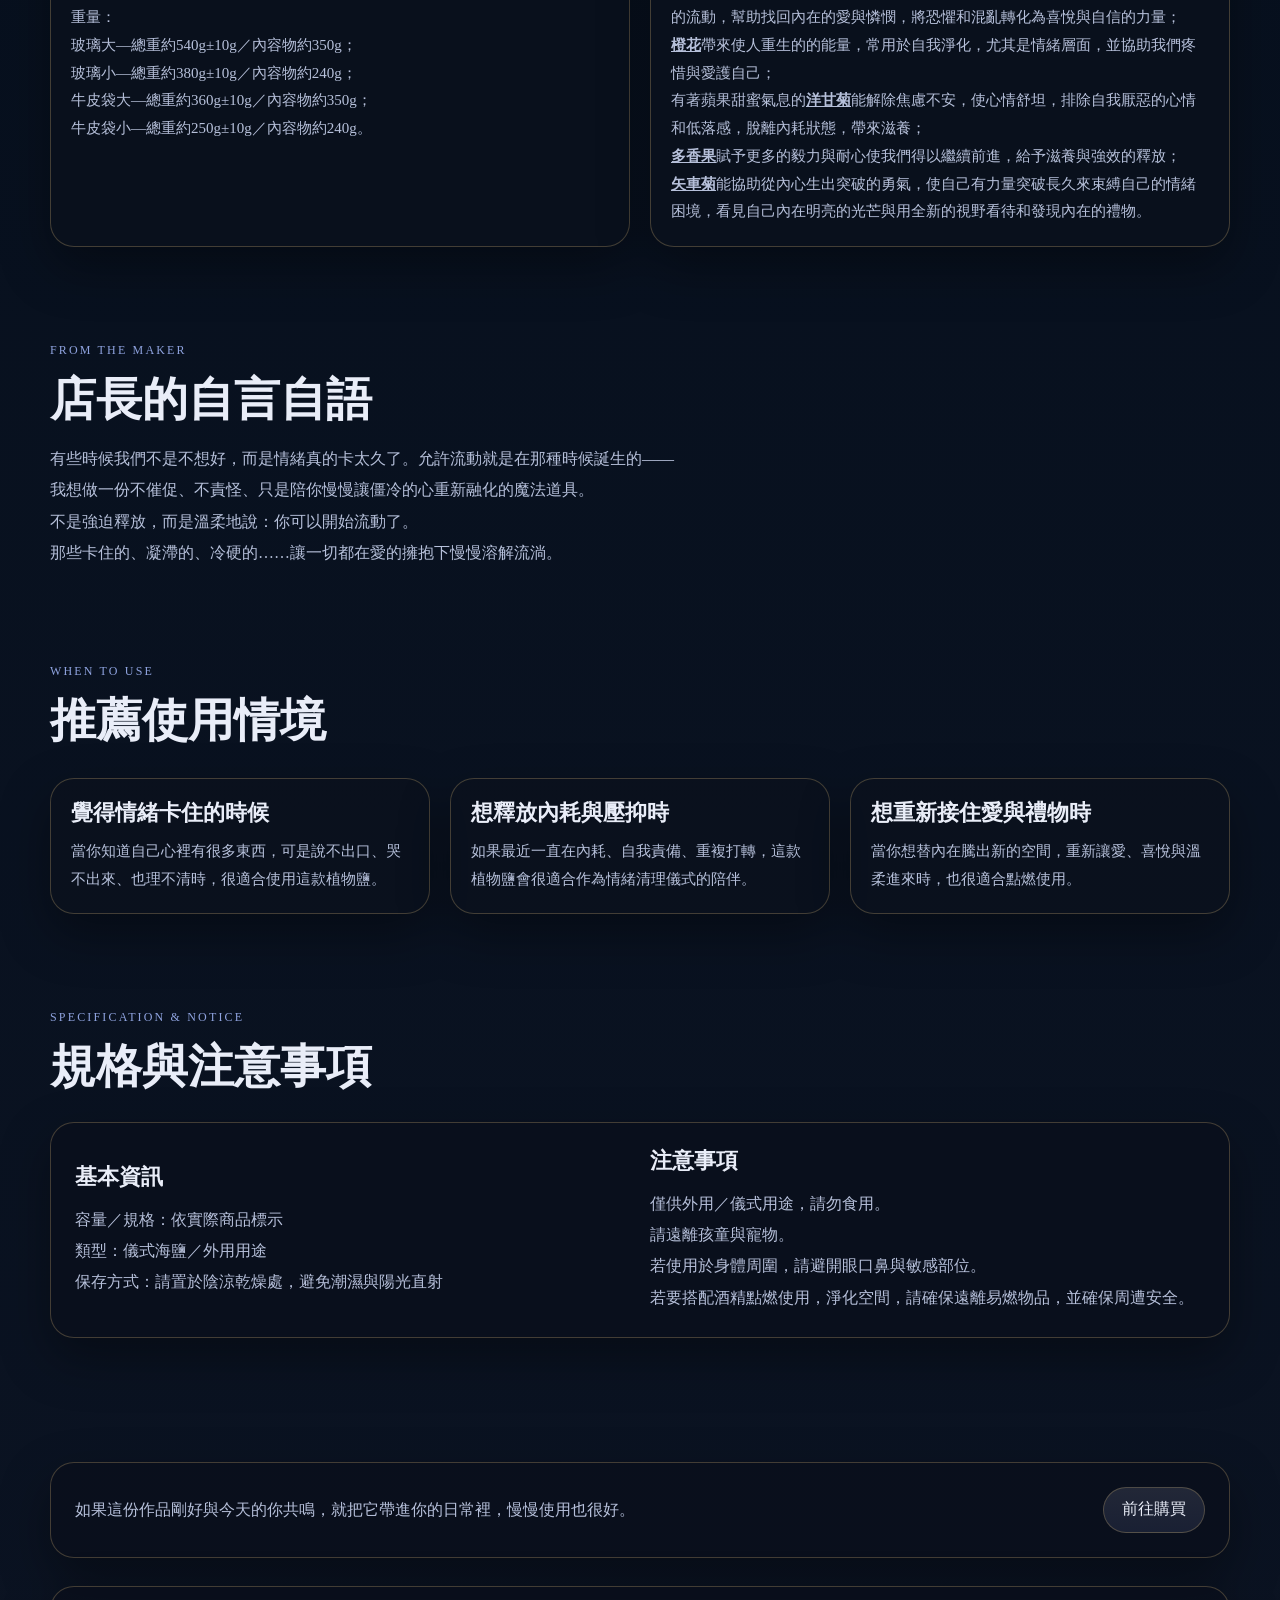
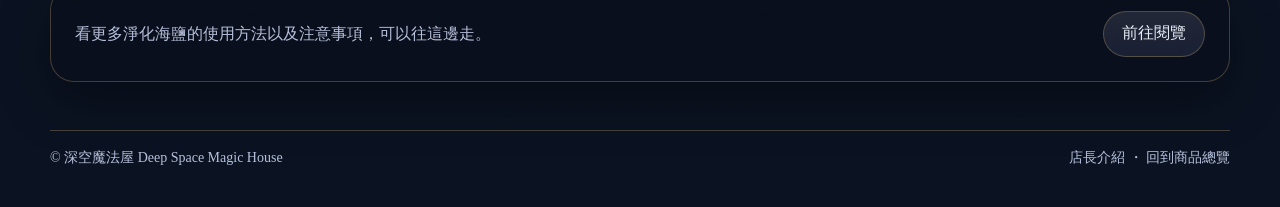
<file: product-let-it-flow.html>
<!DOCTYPE html>
<html lang="zh-Hant">
<head>
  <meta charset="UTF-8" />
  <meta name="viewport" content="width=device-width, initial-scale=1.0" />
  <title>允許流動｜深空魔法屋</title>
  <link rel="stylesheet" href="style.css" />
</head>
<body>
  <div class="stars" aria-hidden="true"></div>

  <div class="site">
    <nav class="top-nav" aria-label="主選單">
      <div class="top-nav__inner">
        <a href="index.html#brand" class="brand-mini">
          <span class="brand-mini__dot"></span>
          <span>DEEP SPACE MAGIC HOUSE</span>
        </a>
        <div class="top-nav__links">
          <a href="index.html#brand">品牌</a>
          <a href="index.html#products">商品</a>
          <a href="index.html#purchase">購買方式</a>
          <a href="about.html">店長介紹</a>
        </div>
      </div>
    </nav>

    <main class="product-detail-page" style="padding-top: 110px;">
      <!-- 商品 Hero 區 -->
      <section class="section">
        <div class="hero-brand">
          <div class="hero-brand__visual">
            <img class="hero-bg" src="images/saltsea2.jpg" alt="允許流動主視覺圖" />
            <div class="hero-brand__logo" style="align-items: flex-start; text-align: left;">
              <div class="eyebrow">Let It Flow</div>
              <h1 class="title" style="margin-bottom: 12px;">允許流動</h1>
              <div class="hero-brand__tagline" style="max-width: 30ch;">
                心必須釋放阻塞的情緒，才有新的空間得以接納愛與更多的禮物。<br />
                <small>Let the heart begin to flow.</small>
              </div>
            </div>
          </div>

          <div class="hero-brand__copy">
            <div class="eyebrow">Product Introduction</div>
            <h2 class="title">讓阻塞的情緒鬆開一道縫隙，讓感受重新流動起來。</h2>
            <p class="body-copy">
              允許流動是一款以情緒淨化、內在釋放與重新接納愛為主題的植物淨化鹽。<br />它不像神聖海晶那樣偏向空間保護與個體的能量場潔淨，而是更靠近心的整理——協助那些積壓、僵冷、卡住的情緒慢慢鬆動。
            </p>

            <div class="hero-brand__actions">
              <a class="button" href="https://myship.7-11.com.tw/general/detail/GM2401190051541" target="_blank" rel="noopener">前往購買</a>
              <a class="button--ghost" href="index.html#products">回到商品總覽</a>
            </div>
          </div>
        </div>
      </section>

      <!-- 商品簡介 -->
      <section class="section">
        <div class="eyebrow">About This Piece</div>
        <h2 class="title">商品描述</h2>
        <p class="body-copy">
          這是一款很適合在感覺情緒阻塞、需要宣洩或想允許自己面對內在情感時使用的植物鹽。<br />當火與鹽、植物相遇，它會替你撐起一個比較安全與柔和的釋放空間。
        </p>
      </section>

      <!-- 祈禱詞 -->
      <section class="section">
        <div class="purchase-box" style="grid-template-columns: 1fr;">
          <div class="eyebrow">Prayer</div>
          <h2 class="title" style="font-size: clamp(12px, 3vw, 20px); margin-bottom: 12px;">
            我請求釋放我阻塞的情緒，<br />我允許內在積淤的情緒開始流動。<br />我明白我是安全的，我在愛的照看之下。<br />請植物與火焰的能量轉化我的所有情緒，使一切回歸於愛。
          </h2>
          <p class="body-copy">
            你可以在使用時默念這段祈禱詞，也可以改寫成更貼近自己當下狀態的句子。
          </p>
        </div>
      </section>

      <!-- 成份與植物 -->
      <section class="section">
        <div class="eyebrow">Ingredients & Botanicals</div>
        <h2 class="title">成份與植物介紹</h2>

        <div class="products-grid" style="grid-template-columns: repeat(2, minmax(0, 1fr));">
          <article class="product-card">
            <div class="product-card__content">
              <h3 class="product-card__title">主要成份</h3>
              <p class="product-card__desc">
                成分：玫瑰鹽、天然海鹽。<br />植物：桂花、金盞花、茉莉、橙花、洋甘菊、多香果、矢車菊。<br />重量：<br />玻璃大—總重約540g±10g／內容物約350g；<br />玻璃小—總重約380g±10g／內容物約240g；<br />牛皮袋大—總重約360g±10g／內容物約350g；<br />牛皮袋小—總重約250g±10g／內容物約240g。
              </p>
            </div>
          </article>

          <article class="product-card">
            <div class="product-card__content">
              <h3 class="product-card__title">植物應用</h3>
              <p class="product-card__desc">
				<u><b>金盞花</b></u>溫暖鮮亮的色調可撫慰緊張與敏感的情緒，使陰霾被光明驅散；<br />
				<u><b>茉莉</b></u>是一種具備強大陰性能量的植物，能帶來精神層面的保護以及協助心靈能量的流動，幫助找回內在的愛與憐憫，將恐懼和混亂轉化為喜悅與自信的力量；<br />
				<u><b>橙花</b></u>帶來使人重生的的能量，常用於自我淨化，尤其是情緒層面，並協助我們疼惜與愛護自己；<br />
				有著蘋果甜蜜氣息的<u><b>洋甘菊</b></u>能解除焦慮不安，使心情舒坦，排除自我厭惡的心情和低落感，脫離內耗狀態，帶來滋養；<br />
				<u><b>多香果</b></u>賦予更多的毅力與耐心使我們得以繼續前進，給予滋養與強效的釋放；<br />
				<u><b>矢車菊</b></u>能協助從內心生出突破的勇氣，使自己有力量突破長久來束縛自己的情緒困境，看見自己內在明亮的光芒與用全新的視野看待和發現內在的禮物。
              </p>
            </div>
          </article>
        </div>
      </section>

      <!-- 我的話 / 創作感想 -->
      <section class="section">
        <div class="eyebrow">From The Maker</div>
        <h2 class="title">店長的自言自語</h2>
        <p class="body-copy">
			有些時候我們不是不想好，而是情緒真的卡太久了。允許流動就是在那種時候誕生的——<br />
			我想做一份不催促、不責怪、只是陪你慢慢讓僵冷的心重新融化的魔法道具。<br />
			不是強迫釋放，而是溫柔地說：你可以開始流動了。<br />
			那些卡住的、凝滯的、冷硬的……讓一切都在愛的擁抱下慢慢溶解流淌。
        </p>
      </section>

      <!-- 推薦使用情境 -->
      <section class="section">
        <div class="eyebrow">When To Use</div>
        <h2 class="title">推薦使用情境</h2>

        <div class="products-grid">
          <article class="product-card">
            <div class="product-card__content">
              <h3 class="product-card__title">覺得情緒卡住的時候</h3>
              <p class="product-card__desc">
                當你知道自己心裡有很多東西，可是說不出口、哭不出來、也理不清時，很適合使用這款植物鹽。
              </p>
            </div>
          </article>

          <article class="product-card">
            <div class="product-card__content">
              <h3 class="product-card__title">想釋放內耗與壓抑時</h3>
              <p class="product-card__desc">
                如果最近一直在內耗、自我責備、重複打轉，這款植物鹽會很適合作為情緒清理儀式的陪伴。
              </p>
            </div>
          </article>

          <article class="product-card">
            <div class="product-card__content">
              <h3 class="product-card__title">想重新接住愛與禮物時</h3>
              <p class="product-card__desc">
                當你想替內在騰出新的空間，重新讓愛、喜悅與溫柔進來時，也很適合點燃使用。
              </p>
            </div>
          </article>
        </div>
      </section>

      <!-- 規格與注意事項 -->
      <section class="section">
        <div class="eyebrow">Specification & Notice</div>
        <h2 class="title">規格與注意事項</h2>

        <div class="purchase-box" style="grid-template-columns: 1fr 1fr;">
          <div>
            <h3 class="product-card__title" style="margin-bottom: 12px;">基本資訊</h3>
            <p class="body-copy">
              容量／規格：依實際商品標示<br />
              類型：儀式海鹽／外用用途<br />
              保存方式：請置於陰涼乾燥處，避免潮濕與陽光直射
            </p>
          </div>

          <div>
            <h3 class="product-card__title" style="margin-bottom: 12px;">注意事項</h3>
            <p class="body-copy">
              僅供外用／儀式用途，請勿食用。<br />
              請遠離孩童與寵物。<br />
              若使用於身體周圍，請避開眼口鼻與敏感部位。<br />
				若要搭配酒精點燃使用，淨化空間，請確保遠離易燃物品，並確保周遭安全。
            </p>
          </div>
        </div>
      </section>

      <!-- 收尾 CTA -->
      <section class="section">
        <div class="purchase-box">
          <p>
            如果這份作品剛好與今天的你共鳴，就把它帶進你的日常裡，慢慢使用也很好。
          </p>
          <a class="button" href="https://myship.7-11.com.tw/general/detail/GM2401190051541" target="_blank" rel="noopener">前往購買</a>
        </div>
		<div class="purchase-box">
          <p>
            看更多淨化海鹽的使用方法以及注意事項，可以往這邊走。
          </p>
          <a class="button" href="https://" target="_blank" rel="noopener">前往閱覽</a>
        </div>
      </section>
    </main>

    <footer class="footer">
      <div>© 深空魔法屋 Deep Space Magic House</div>
      <div>
        <a href="about.html">店長介紹</a>
        ・
        <a href="index.html#products">回到商品總覽</a>
      </div>
    </footer>
  </div>
</body>
</html>
</file>
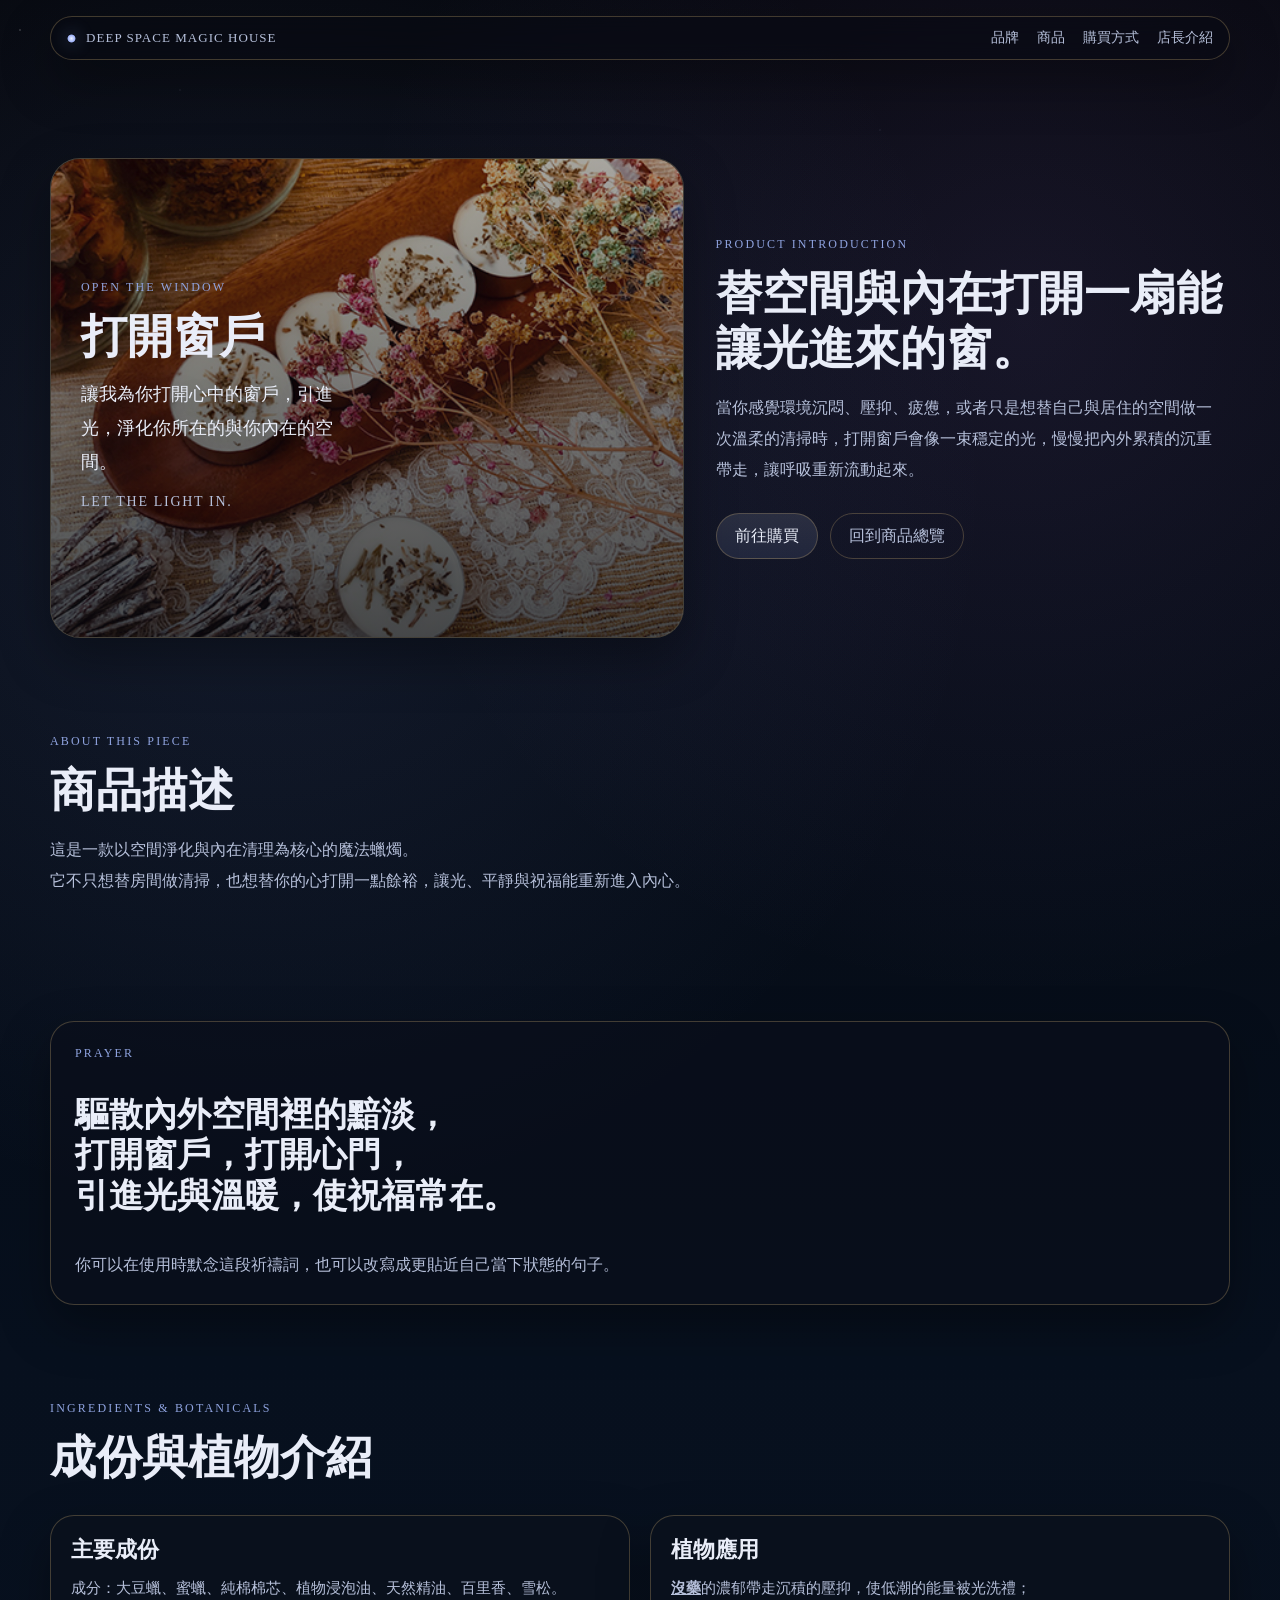
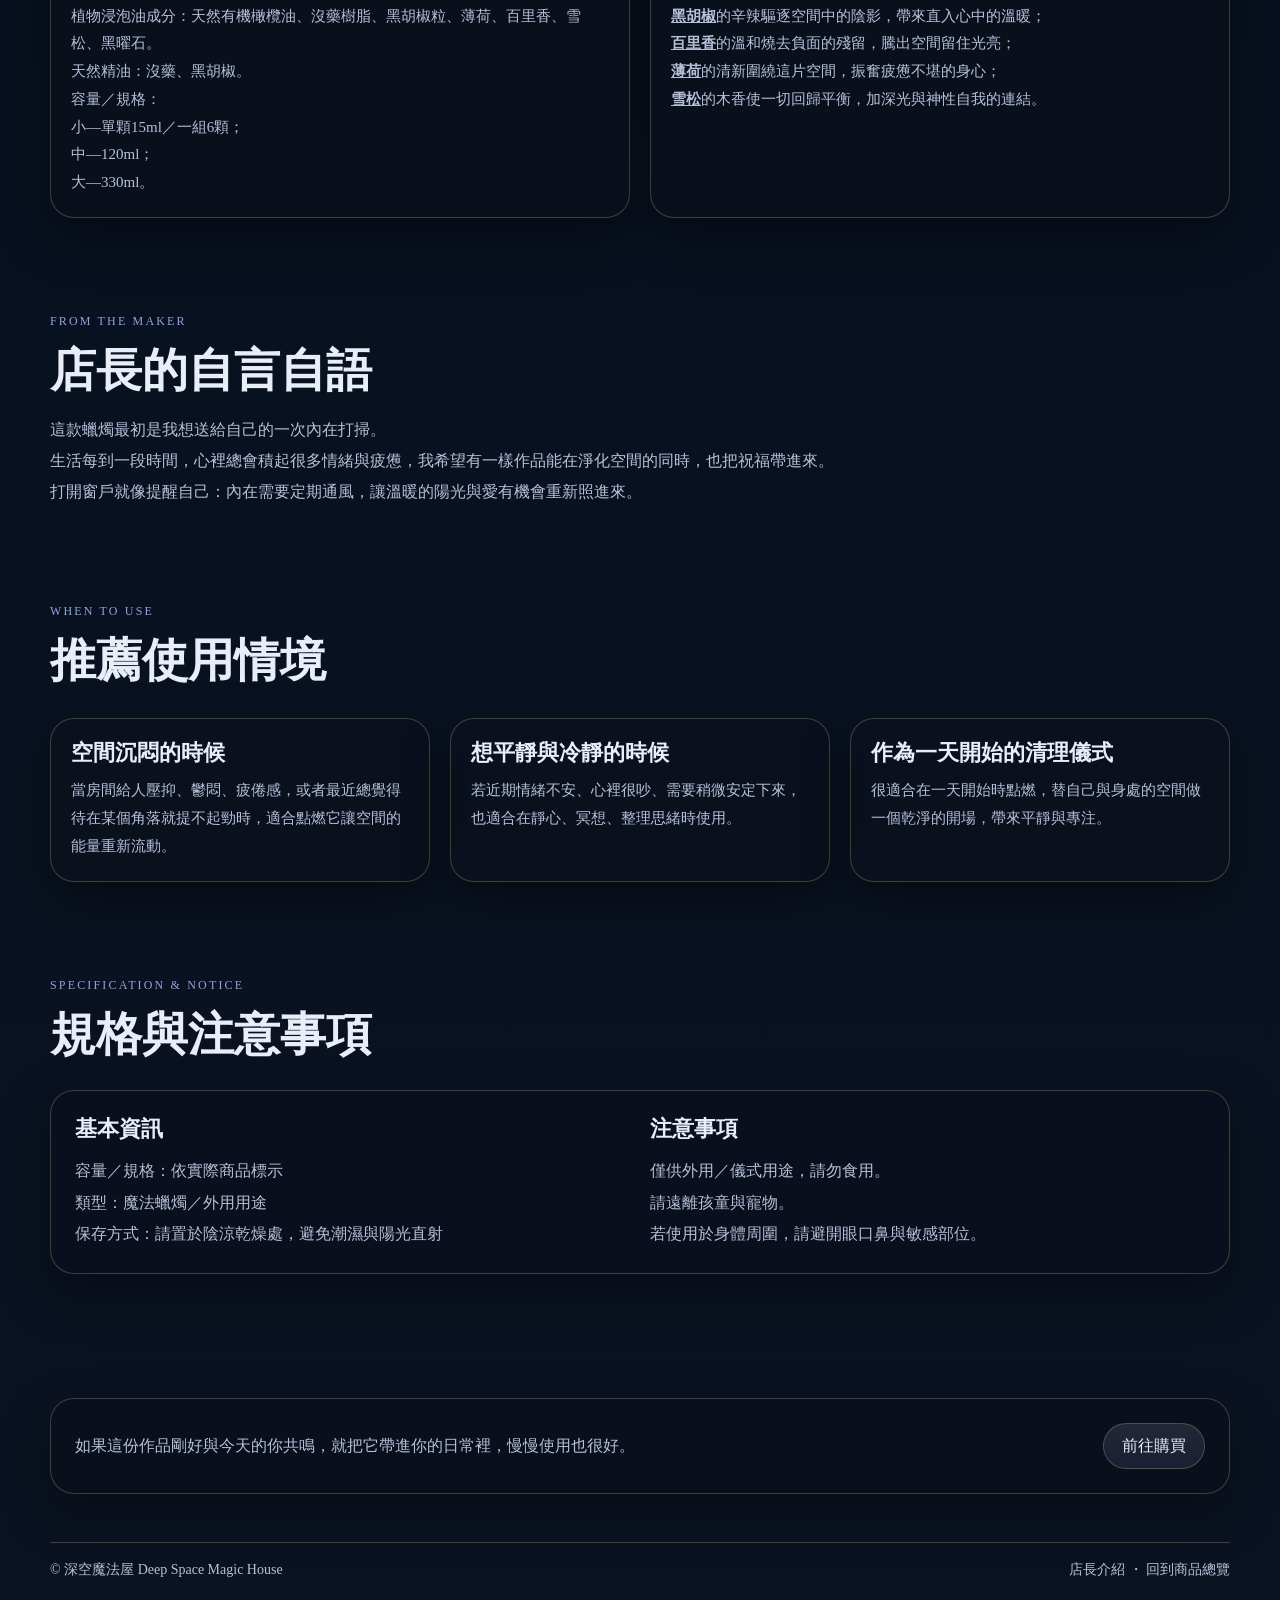
<file: product-open-window.html>
<!DOCTYPE html>
<html lang="zh-Hant">
<head>
  <meta charset="UTF-8" />
  <meta name="viewport" content="width=device-width, initial-scale=1.0" />
  <title>打開窗戶｜深空魔法屋</title>
  <link rel="stylesheet" href="style.css" />
</head>
<body>
  <div class="stars" aria-hidden="true"></div>

  <div class="site">
    <nav class="top-nav" aria-label="主選單">
      <div class="top-nav__inner">
        <a href="index.html#brand" class="brand-mini">
          <span class="brand-mini__dot"></span>
          <span>DEEP SPACE MAGIC HOUSE</span>
        </a>
        <div class="top-nav__links">
          <a href="index.html#brand">品牌</a>
          <a href="index.html#products">商品</a>
          <a href="index.html#purchase">購買方式</a>
          <a href="about.html">店長介紹</a>
        </div>
      </div>
    </nav>

    <main class="product-detail-page" style="padding-top: 110px;">
      <!-- 商品 Hero 區 -->
      <section class="section">
        <div class="hero-brand">
          <div class="hero-brand__visual">
            <img class="hero-bg" src="images/candle1.jpg" alt="打開窗戶主視覺圖" />
            <div class="hero-brand__logo" style="align-items: flex-start; text-align: left;">
              <div class="eyebrow">Open the Window</div>
              <h1 class="title" style="margin-bottom: 12px;">打開窗戶</h1>
              <div class="hero-brand__tagline" style="max-width: 30ch;">
                讓我為你打開心中的窗戶，引進光，淨化你所在的與你內在的空間。<br />
                <small>Let the light in.</small>
              </div>
            </div>
          </div>

          <div class="hero-brand__copy">
            <div class="eyebrow">Product Introduction</div>
            <h2 class="title">替空間與內在打開一扇能讓光進來的窗。</h2>
            <p class="body-copy">
              當你感覺環境沉悶、壓抑、疲憊，或者只是想替自己與居住的空間做一次溫柔的清掃時，打開窗戶會像一束穩定的光，慢慢把內外累積的沉重帶走，讓呼吸重新流動起來。
            </p>

            <div class="hero-brand__actions">
              <a class="button" href="https://myship.7-11.com.tw/general/detail/GM2401190051541" target="_blank" rel="noopener">前往購買</a>
              <a class="button--ghost" href="index.html#products">回到商品總覽</a>
            </div>
          </div>
        </div>
      </section>

      <!-- 商品簡介 -->
      <section class="section">
        <div class="eyebrow">About This Piece</div>
        <h2 class="title">商品描述</h2>
        <p class="body-copy">
          這是一款以空間淨化與內在清理為核心的魔法蠟燭。<br />它不只想替房間做清掃，也想替你的心打開一點餘裕，讓光、平靜與祝福能重新進入內心。
        </p>
      </section>

      <!-- 祈禱詞 -->
      <section class="section">
        <div class="purchase-box" style="grid-template-columns: 1fr;">
          <div class="eyebrow">Prayer</div>
          <h2 class="title" style="font-size: clamp(24px, 3vw, 34px); margin-bottom: 12px;">
            驅散內外空間裡的黯淡，<br />打開窗戶，打開心門，<br />引進光與溫暖，使祝福常在。
          </h2>
          <p class="body-copy">
            你可以在使用時默念這段祈禱詞，也可以改寫成更貼近自己當下狀態的句子。
          </p>
        </div>
      </section>

      <!-- 成份與植物 -->
      <section class="section">
        <div class="eyebrow">Ingredients & Botanicals</div>
        <h2 class="title">成份與植物介紹</h2>

        <div class="products-grid" style="grid-template-columns: repeat(2, minmax(0, 1fr));">
          <article class="product-card">
            <div class="product-card__content">
              <h3 class="product-card__title">主要成份</h3>
              <p class="product-card__desc">
                成分：大豆蠟、蜜蠟、純棉棉芯、植物浸泡油、天然精油、百里香、雪松。<br />植物浸泡油成分：天然有機橄欖油、沒藥樹脂、黑胡椒粒、薄荷、百里香、雪松、黑曜石。<br />天然精油：沒藥、黑胡椒。<br />容量／規格：<br />小—單顆15ml／一組6顆；<br />中—120ml；<br />大—330ml。
              </p>
            </div>
          </article>

          <article class="product-card">
            <div class="product-card__content">
              <h3 class="product-card__title">植物應用</h3>
              <p class="product-card__desc">
					<u><b>沒藥</b></u>的濃郁帶走沉積的壓抑，使低潮的能量被光洗禮；<br />
					<u><b>黑胡椒</b></u>的辛辣驅逐空間中的陰影，帶來直入心中的溫暖；<br />
					<u><b>百里香</b></u>的溫和燒去負面的殘留，騰出空間留住光亮；<br />
					<u><b>薄荷</b></u>的清新圍繞這片空間，振奮疲憊不堪的身心；<br />
					<u><b>雪松</b></u>的木香使一切回歸平衡，加深光與神性自我的連結。
              </p>
            </div>
          </article>
        </div>
      </section>

      <!-- 我的話 / 創作感想 -->
      <section class="section">
        <div class="eyebrow">From The Maker</div>
        <h2 class="title">店長的自言自語</h2>
        <p class="body-copy">
			這款蠟燭最初是我想送給自己的一次內在打掃。<br />生活每到一段時間，心裡總會積起很多情緒與疲憊，我希望有一樣作品能在淨化空間的同時，也把祝福帶進來。<br />打開窗戶就像提醒自己：內在需要定期通風，讓溫暖的陽光與愛有機會重新照進來。
        </p>
      </section>

      <!-- 推薦使用情境 -->
      <section class="section">
        <div class="eyebrow">When To Use</div>
        <h2 class="title">推薦使用情境</h2>

        <div class="products-grid">
          <article class="product-card">
            <div class="product-card__content">
              <h3 class="product-card__title">空間沉悶的時候</h3>
              <p class="product-card__desc">
                當房間給人壓抑、鬱悶、疲倦感，或者最近總覺得待在某個角落就提不起勁時，適合點燃它讓空間的能量重新流動。
              </p>
            </div>
          </article>

          <article class="product-card">
            <div class="product-card__content">
              <h3 class="product-card__title">想平靜與冷靜的時候</h3>
              <p class="product-card__desc">
                若近期情緒不安、心裡很吵、需要稍微安定下來，也適合在靜心、冥想、整理思緒時使用。
              </p>
            </div>
          </article>

          <article class="product-card">
            <div class="product-card__content">
              <h3 class="product-card__title">作為一天開始的清理儀式</h3>
              <p class="product-card__desc">
                很適合在一天開始時點燃，替自己與身處的空間做一個乾淨的開場，帶來平靜與專注。
              </p>
            </div>
          </article>
        </div>
      </section>

      <!-- 規格與注意事項 -->
      <section class="section">
        <div class="eyebrow">Specification & Notice</div>
        <h2 class="title">規格與注意事項</h2>

        <div class="purchase-box" style="grid-template-columns: 1fr 1fr;">
          <div>
            <h3 class="product-card__title" style="margin-bottom: 12px;">基本資訊</h3>
            <p class="body-copy">
              容量／規格：依實際商品標示<br />
              類型：魔法蠟燭／外用用途<br />
              保存方式：請置於陰涼乾燥處，避免潮濕與陽光直射
            </p>
          </div>

          <div>
            <h3 class="product-card__title" style="margin-bottom: 12px;">注意事項</h3>
            <p class="body-copy">
              僅供外用／儀式用途，請勿食用。<br />
              請遠離孩童與寵物。<br />
              若使用於身體周圍，請避開眼口鼻與敏感部位。
            </p>
          </div>
        </div>
      </section>

      <!-- 收尾 CTA -->
      <section class="section">
        <div class="purchase-box">
          <p>
            如果這份作品剛好與今天的你共鳴，就把它帶進你的日常裡，慢慢使用也很好。
          </p>
          <a class="button" href="https://myship.7-11.com.tw/general/detail/GM2401190051541" target="_blank" rel="noopener">前往購買</a>
        </div>
      </section>
    </main>

    <footer class="footer">
      <div>© 深空魔法屋 Deep Space Magic House</div>
      <div>
        <a href="about.html">店長介紹</a>
        ・
        <a href="index.html#products">回到商品總覽</a>
      </div>
    </footer>
  </div>
</body>
</html>
</file>
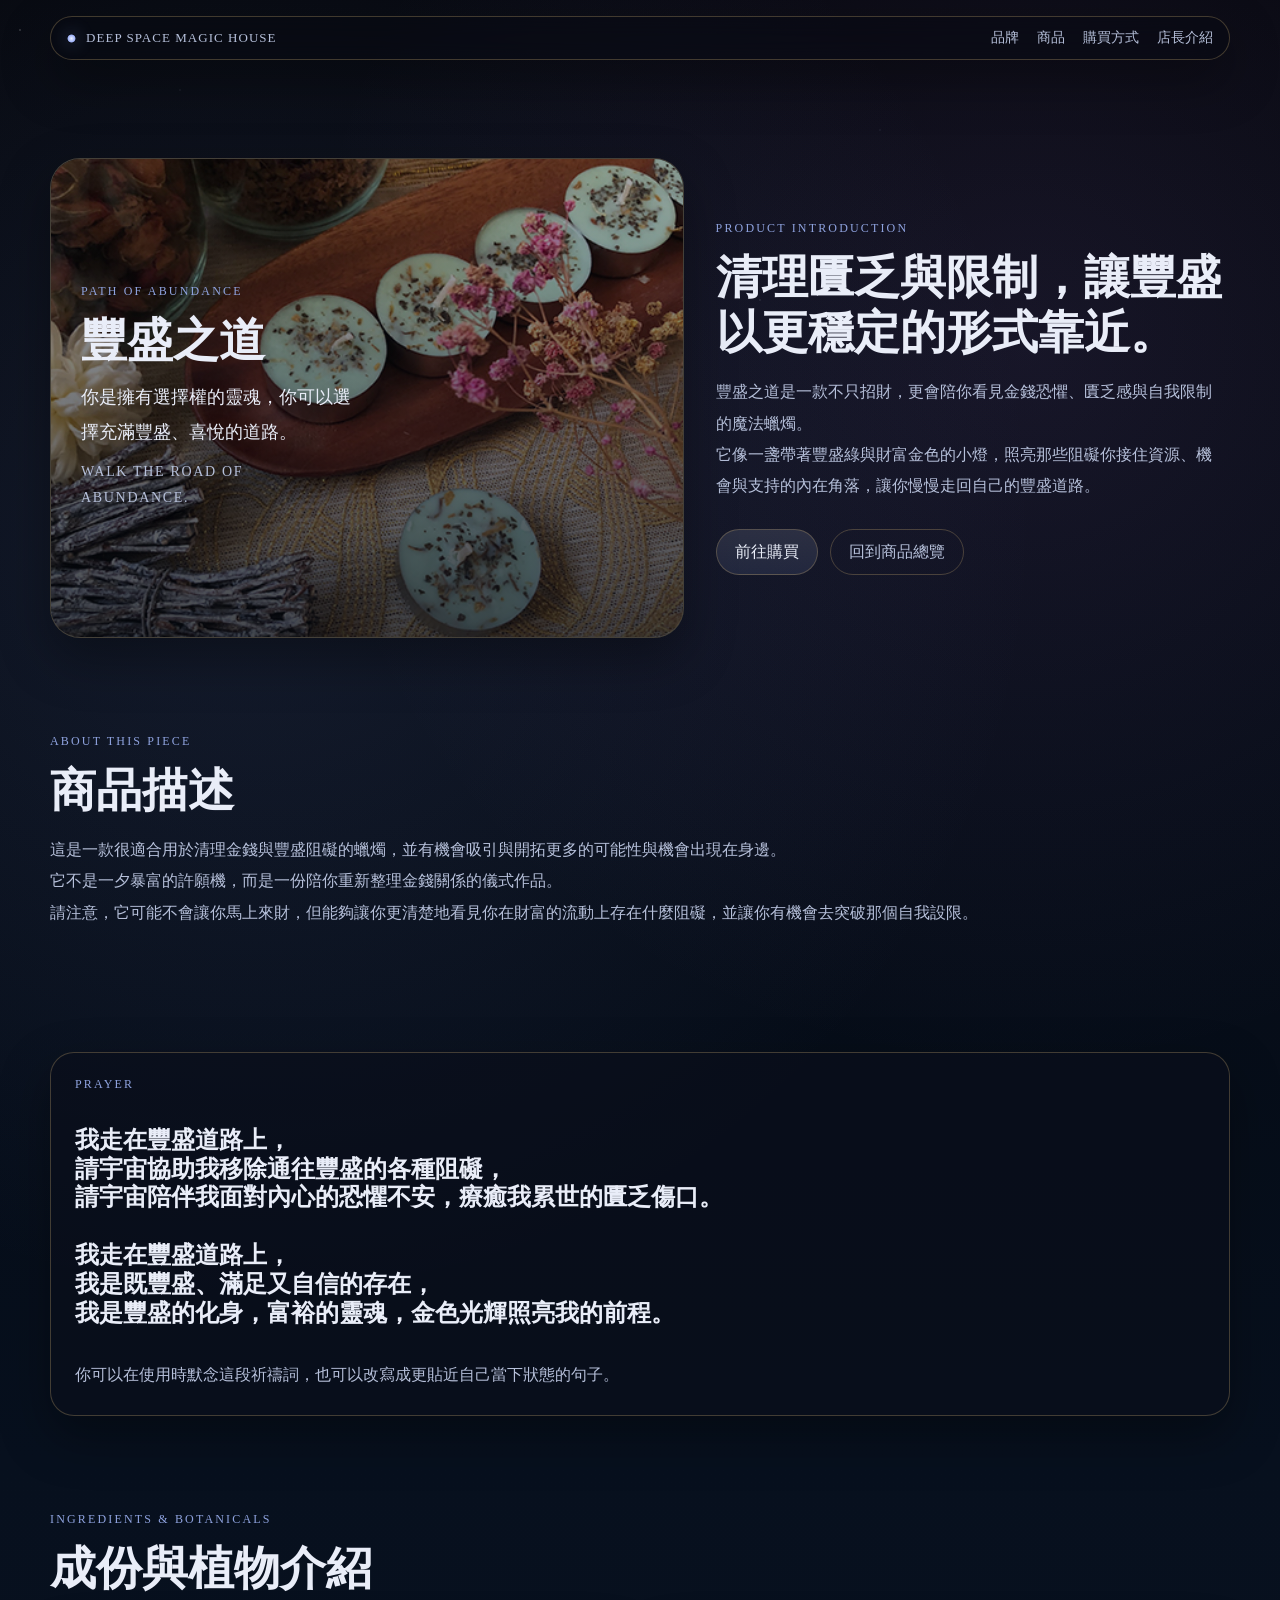
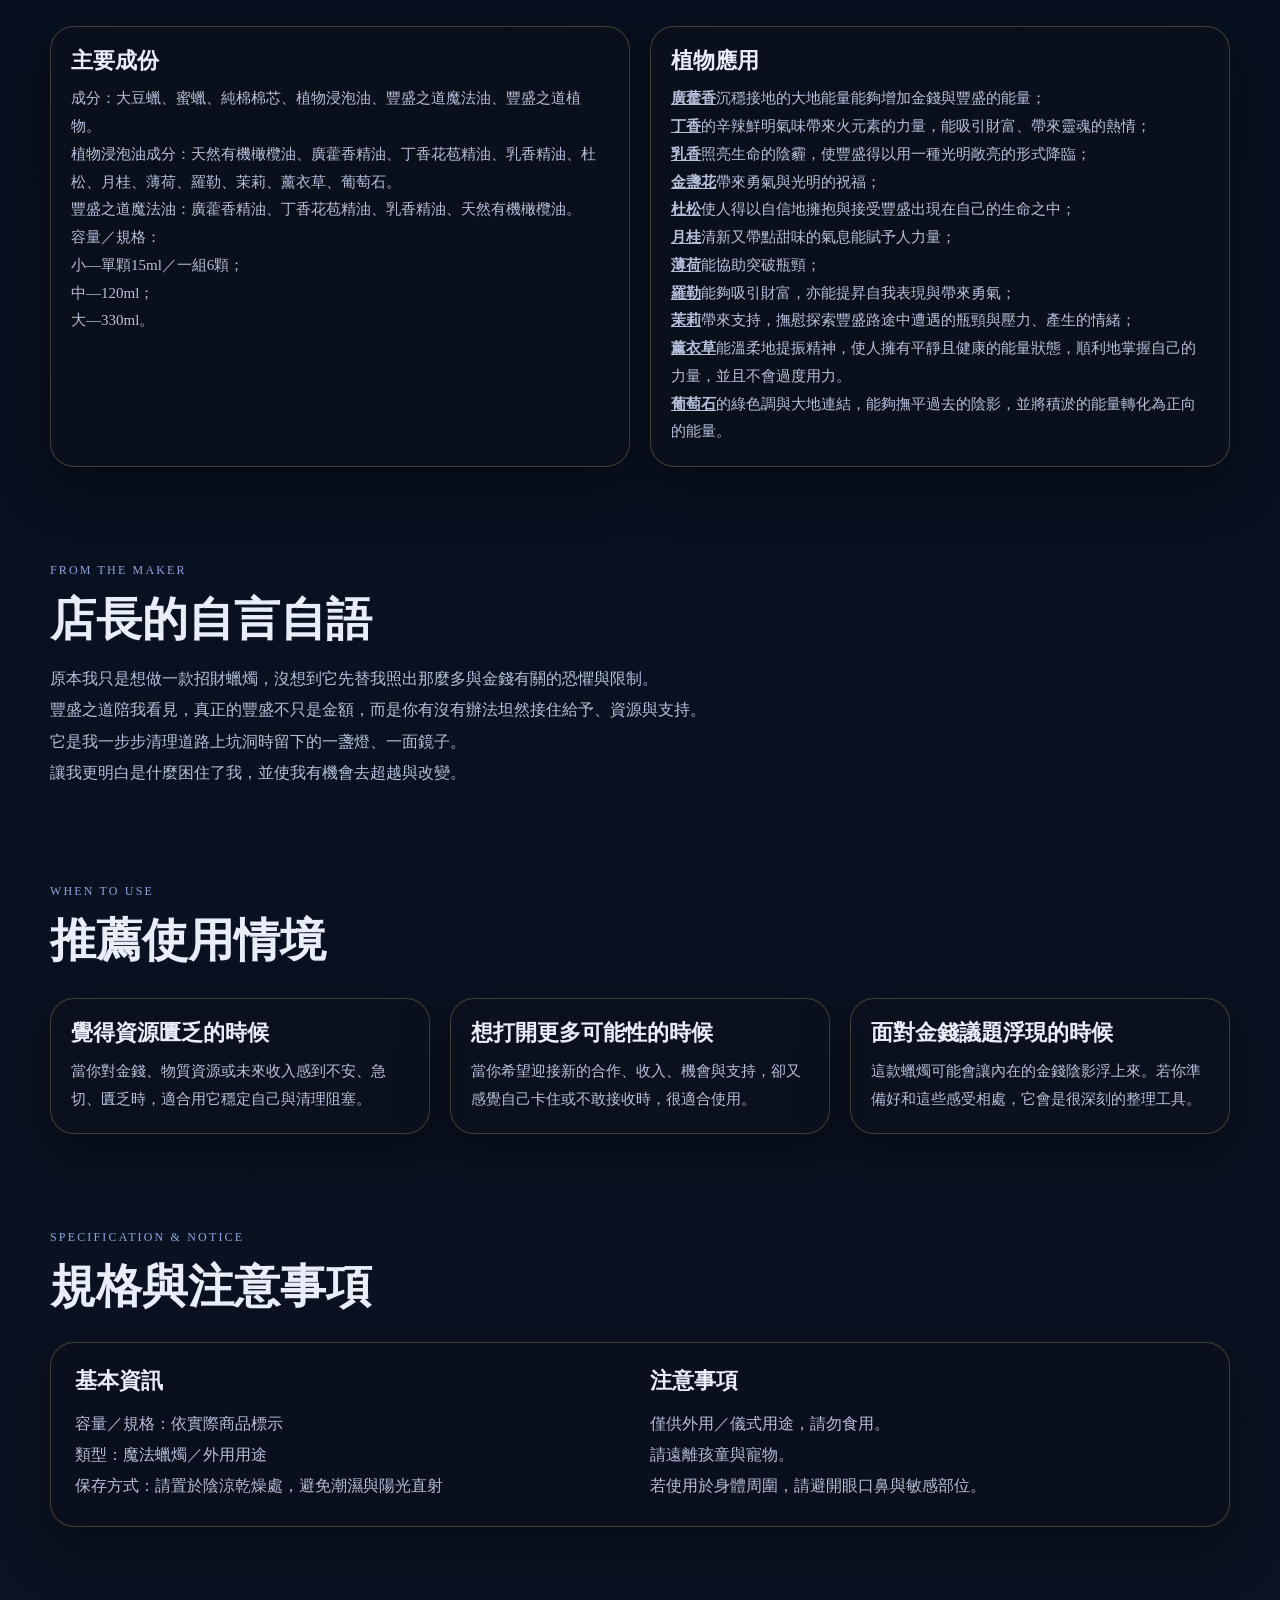
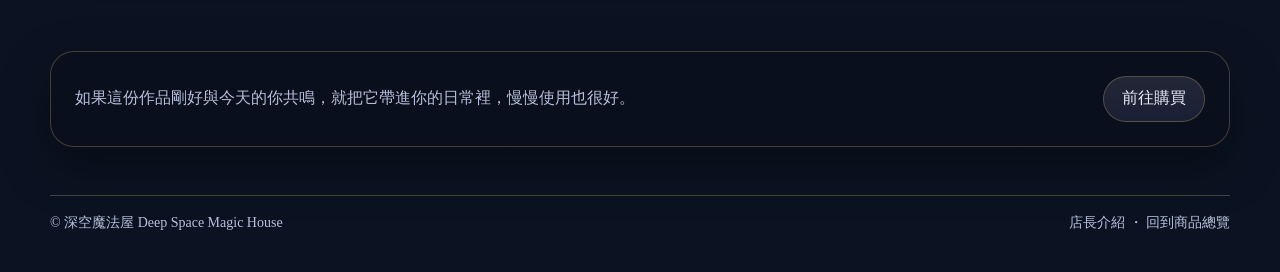
<file: product-path-of-abundance.html>
<!DOCTYPE html>
<html lang="zh-Hant">
<head>
  <meta charset="UTF-8" />
  <meta name="viewport" content="width=device-width, initial-scale=1.0" />
  <title>豐盛之道｜深空魔法屋</title>
  <link rel="stylesheet" href="style.css" />
</head>
<body>
  <div class="stars" aria-hidden="true"></div>

  <div class="site">
    <nav class="top-nav" aria-label="主選單">
      <div class="top-nav__inner">
        <a href="index.html#brand" class="brand-mini">
          <span class="brand-mini__dot"></span>
          <span>DEEP SPACE MAGIC HOUSE</span>
        </a>
        <div class="top-nav__links">
          <a href="index.html#brand">品牌</a>
          <a href="index.html#products">商品</a>
          <a href="index.html#purchase">購買方式</a>
          <a href="about.html">店長介紹</a>
        </div>
      </div>
    </nav>

    <main class="product-detail-page" style="padding-top: 110px;">
      <!-- 商品 Hero 區 -->
      <section class="section">
        <div class="hero-brand">
          <div class="hero-brand__visual">
            <img class="hero-bg" src="images/candle3.jpg" alt="豐盛之道主視覺圖" />
            <div class="hero-brand__logo" style="align-items: flex-start; text-align: left;">
              <div class="eyebrow">Path of Abundance</div>
              <h1 class="title" style="margin-bottom: 12px;">豐盛之道</h1>
              <div class="hero-brand__tagline" style="max-width: 30ch;">
                你是擁有選擇權的靈魂，你可以選擇充滿豐盛、喜悅的道路。<br />
                <small>Walk the road of abundance.</small>
              </div>
            </div>
          </div>

          <div class="hero-brand__copy">
            <div class="eyebrow">Product Introduction</div>
            <h2 class="title">清理匱乏與限制，讓豐盛以更穩定的形式靠近。</h2>
            <p class="body-copy">
              豐盛之道是一款不只招財，更會陪你看見金錢恐懼、匱乏感與自我限制的魔法蠟燭。<br />它像一盞帶著豐盛綠與財富金色的小燈，照亮那些阻礙你接住資源、機會與支持的內在角落，讓你慢慢走回自己的豐盛道路。
            </p>

            <div class="hero-brand__actions">
              <a class="button" href="https://myship.7-11.com.tw/general/detail/GM2401190051541" target="_blank" rel="noopener">前往購買</a>
              <a class="button--ghost" href="index.html#products">回到商品總覽</a>
            </div>
          </div>
        </div>
      </section>

      <!-- 商品簡介 -->
      <section class="section">
        <div class="eyebrow">About This Piece</div>
        <h2 class="title">商品描述</h2>
        <p class="body-copy">
			這是一款很適合用於清理金錢與豐盛阻礙的蠟燭，並有機會吸引與開拓更多的可能性與機會出現在身邊。<br />它不是一夕暴富的許願機，而是一份陪你重新整理金錢關係的儀式作品。<br />
			請注意，它可能不會讓你馬上來財，但能夠讓你更清楚地看見你在財富的流動上存在什麼阻礙，並讓你有機會去突破那個自我設限。
        </p>
      </section>

      <!-- 祈禱詞 -->
      <section class="section">
        <div class="purchase-box" style="grid-template-columns: 1fr;">
          <div class="eyebrow">Prayer</div>
          <h2 class="title" style="font-size: clamp(24px, 3vw, 20px); margin-bottom: 12px;">
            我走在豐盛道路上，<br />請宇宙協助我移除通往豐盛的各種阻礙，<br />請宇宙陪伴我面對內心的恐懼不安，療癒我累世的匱乏傷口。<br /><br />我走在豐盛道路上，<br />我是既豐盛、滿足又自信的存在，<br />我是豐盛的化身，富裕的靈魂，金色光輝照亮我的前程。
          </h2>
          <p class="body-copy">
            你可以在使用時默念這段祈禱詞，也可以改寫成更貼近自己當下狀態的句子。
          </p>
        </div>
      </section>

      <!-- 成份與植物 -->
      <section class="section">
        <div class="eyebrow">Ingredients & Botanicals</div>
        <h2 class="title">成份與植物介紹</h2>

        <div class="products-grid" style="grid-template-columns: repeat(2, minmax(0, 1fr));">
          <article class="product-card">
            <div class="product-card__content">
              <h3 class="product-card__title">主要成份</h3>
              <p class="product-card__desc">
                成分：大豆蠟、蜜蠟、純棉棉芯、植物浸泡油、豐盛之道魔法油、豐盛之道植物。<br />植物浸泡油成分：天然有機橄欖油、廣藿香精油、丁香花苞精油、乳香精油、杜松、月桂、薄荷、羅勒、茉莉、薰衣草、葡萄石。<br />豐盛之道魔法油：廣藿香精油、丁香花苞精油、乳香精油、天然有機橄欖油。<br />容量／規格：<br />小—單顆15ml／一組6顆；<br />中—120ml；<br />大—330ml。
              </p>
            </div>
          </article>

          <article class="product-card">
            <div class="product-card__content">
              <h3 class="product-card__title">植物應用</h3>
              <p class="product-card__desc">
					<u><b>廣藿香</b></u>沉穩接地的大地能量能夠增加金錢與豐盛的能量；<br />
					<u><b>丁香</b></u>的辛辣鮮明氣味帶來火元素的力量，能吸引財富、帶來靈魂的熱情；<br />
					<u><b>乳香</b></u>照亮生命的陰霾，使豐盛得以用一種光明敞亮的形式降臨；<br />
					<u><b>金盞花</b></u>帶來勇氣與光明的祝福；<br />
					<u><b>杜松</b></u>使人得以自信地擁抱與接受豐盛出現在自己的生命之中；<br />
					<u><b>月桂</b></u>清新又帶點甜味的氣息能賦予人力量；<br />
					<u><b>薄荷</b></u>能協助突破瓶頸；<br />
					<u><b>羅勒</b></u>能夠吸引財富，亦能提昇自我表現與帶來勇氣；<br />
					<u><b>茉莉</b></u>帶來支持，撫慰探索豐盛路途中遭遇的瓶頸與壓力、產生的情緒；<br />
					<u><b>薰衣草</b></u>能溫柔地提振精神，使人擁有平靜且健康的能量狀態，順利地掌握自己的力量，並且不會過度用力。<br />
					<u><b>葡萄石</b></u>的綠色調與大地連結，能夠撫平過去的陰影，並將積淤的能量轉化為正向的能量。
              </p>
            </div>
          </article>
        </div>
      </section>

      <!-- 我的話 / 創作感想 -->
      <section class="section">
        <div class="eyebrow">From The Maker</div>
        <h2 class="title">店長的自言自語</h2>
        <p class="body-copy">
			原本我只是想做一款招財蠟燭，沒想到它先替我照出那麼多與金錢有關的恐懼與限制。<br />豐盛之道陪我看見，真正的豐盛不只是金額，而是你有沒有辦法坦然接住給予、資源與支持。<br />它是我一步步清理道路上坑洞時留下的一盞燈、一面鏡子。<br />讓我更明白是什麼困住了我，並使我有機會去超越與改變。
        </p>
      </section>

      <!-- 推薦使用情境 -->
      <section class="section">
        <div class="eyebrow">When To Use</div>
        <h2 class="title">推薦使用情境</h2>

        <div class="products-grid">
          <article class="product-card">
            <div class="product-card__content">
              <h3 class="product-card__title">覺得資源匱乏的時候</h3>
              <p class="product-card__desc">
                當你對金錢、物質資源或未來收入感到不安、急切、匱乏時，適合用它穩定自己與清理阻塞。
              </p>
            </div>
          </article>

          <article class="product-card">
            <div class="product-card__content">
              <h3 class="product-card__title">想打開更多可能性的時候</h3>
              <p class="product-card__desc">
                當你希望迎接新的合作、收入、機會與支持，卻又感覺自己卡住或不敢接收時，很適合使用。
              </p>
            </div>
          </article>

          <article class="product-card">
            <div class="product-card__content">
              <h3 class="product-card__title">面對金錢議題浮現的時候</h3>
              <p class="product-card__desc">
                這款蠟燭可能會讓內在的金錢陰影浮上來。若你準備好和這些感受相處，它會是很深刻的整理工具。
              </p>
            </div>
          </article>
        </div>
      </section>

      <!-- 規格與注意事項 -->
      <section class="section">
        <div class="eyebrow">Specification & Notice</div>
        <h2 class="title">規格與注意事項</h2>

        <div class="purchase-box" style="grid-template-columns: 1fr 1fr;">
          <div>
            <h3 class="product-card__title" style="margin-bottom: 12px;">基本資訊</h3>
            <p class="body-copy">
              容量／規格：依實際商品標示<br />
              類型：魔法蠟燭／外用用途<br />
              保存方式：請置於陰涼乾燥處，避免潮濕與陽光直射
            </p>
          </div>

          <div>
            <h3 class="product-card__title" style="margin-bottom: 12px;">注意事項</h3>
            <p class="body-copy">
              僅供外用／儀式用途，請勿食用。<br />
              請遠離孩童與寵物。<br />
              若使用於身體周圍，請避開眼口鼻與敏感部位。
            </p>
          </div>
        </div>
      </section>

      <!-- 收尾 CTA -->
      <section class="section">
        <div class="purchase-box">
          <p>
            如果這份作品剛好與今天的你共鳴，就把它帶進你的日常裡，慢慢使用也很好。
          </p>
          <a class="button" href="https://myship.7-11.com.tw/general/detail/GM2401190051541" target="_blank" rel="noopener">前往購買</a>
        </div>
      </section>
    </main>

    <footer class="footer">
      <div>© 深空魔法屋 Deep Space Magic House</div>
      <div>
        <a href="about.html">店長介紹</a>
        ・
        <a href="index.html#products">回到商品總覽</a>
      </div>
    </footer>
  </div>
</body>
</html>
</file>
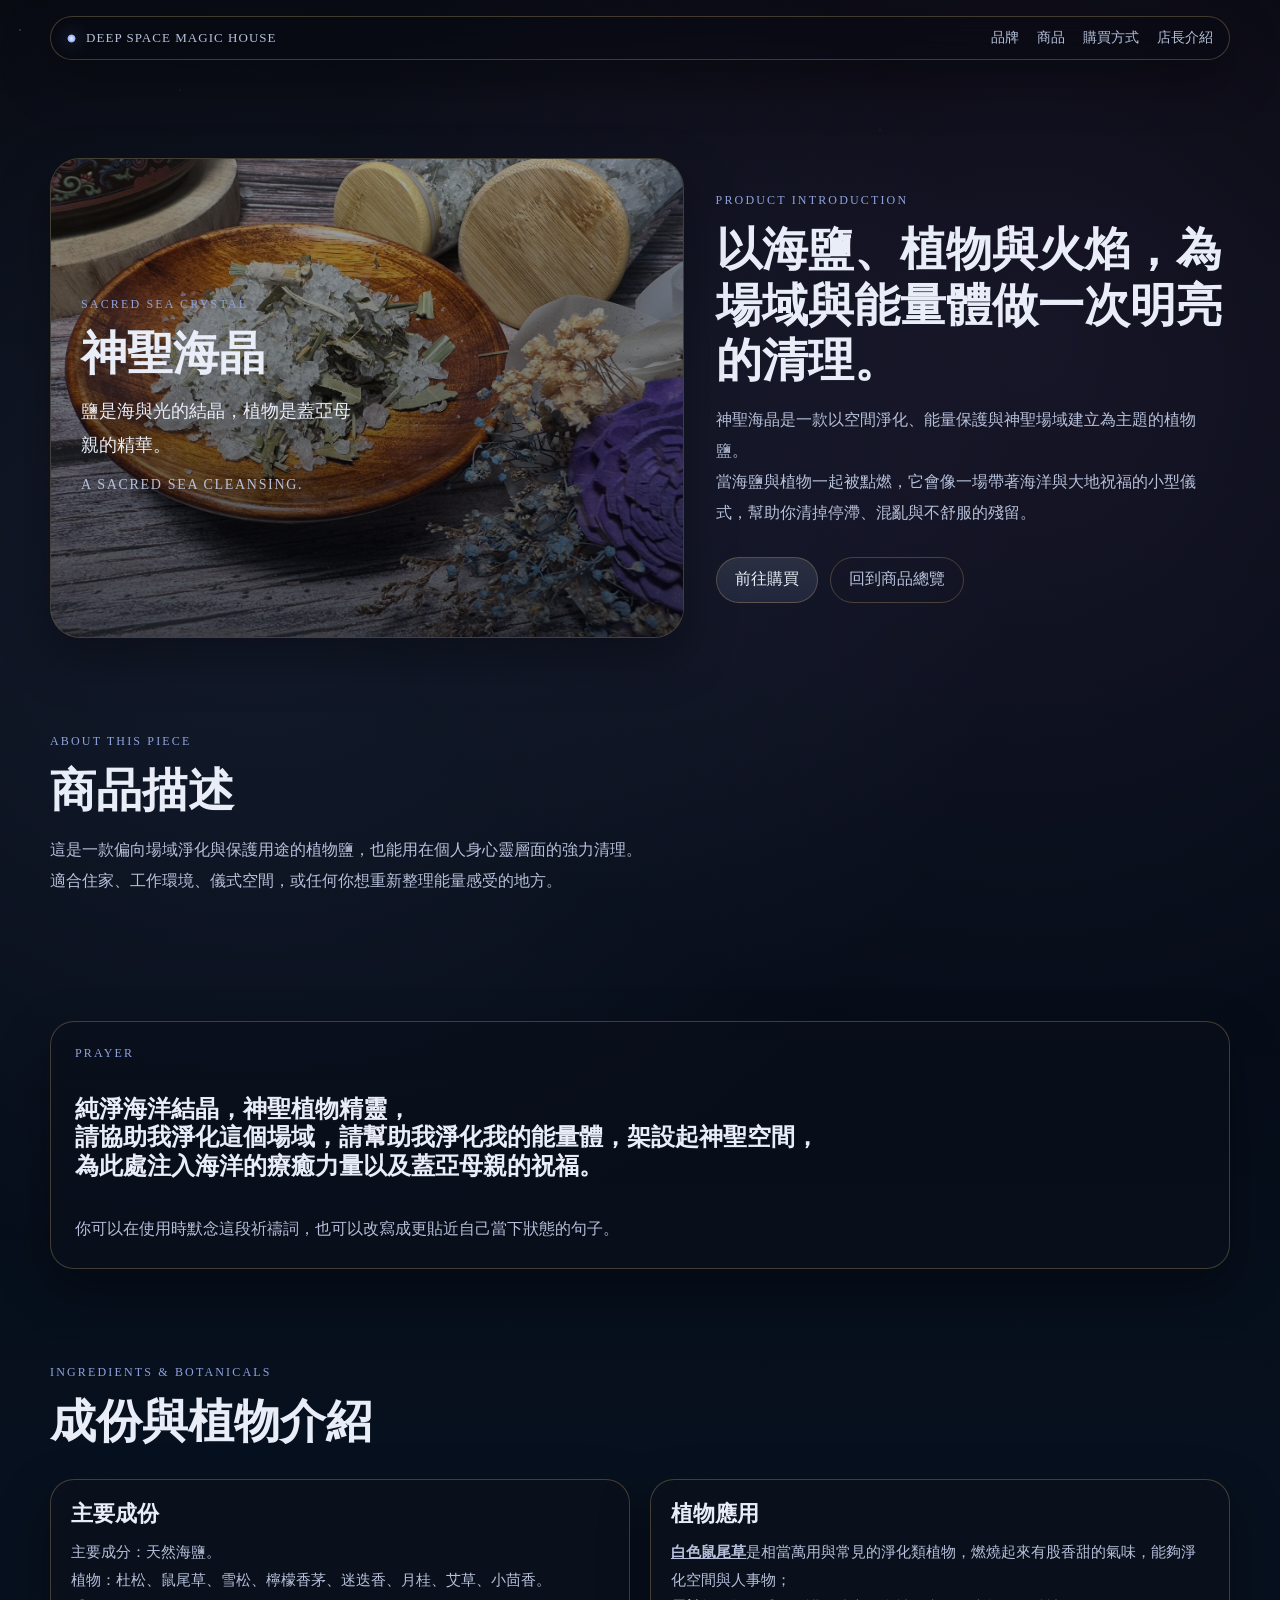
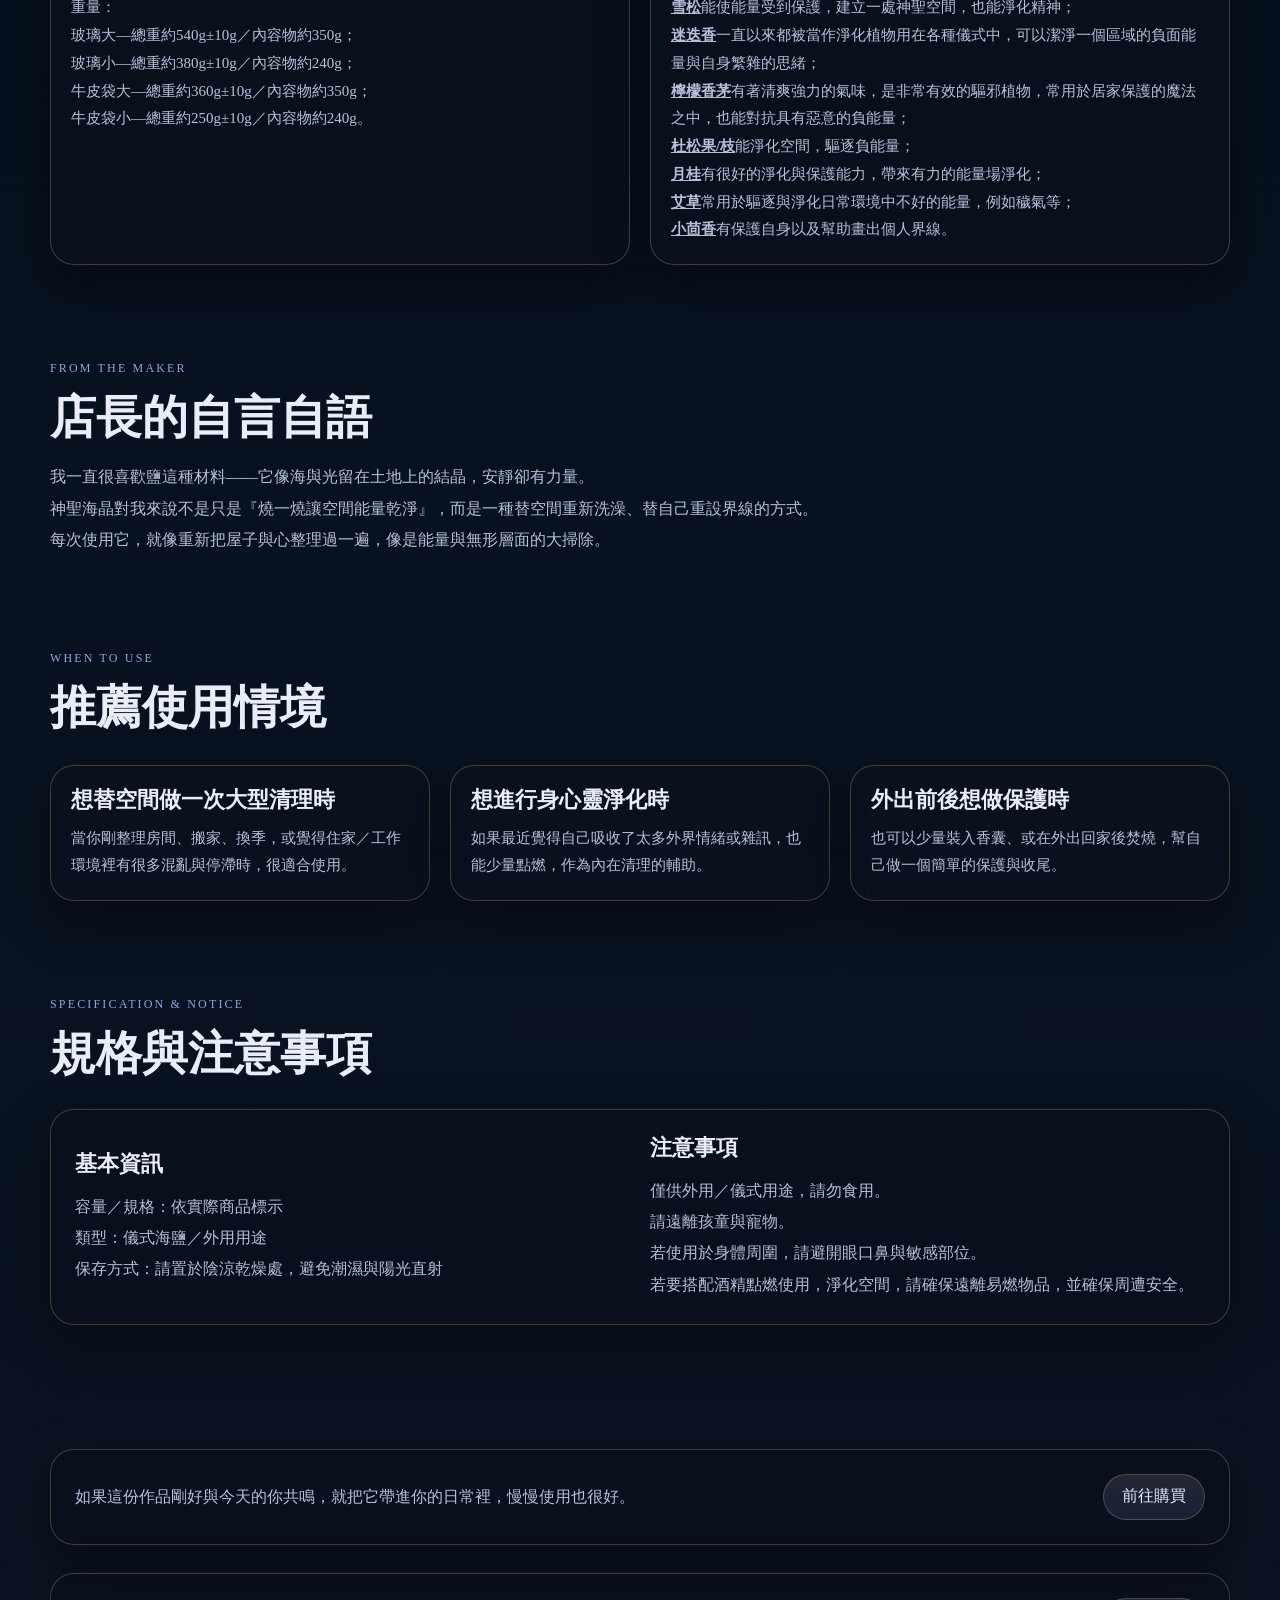
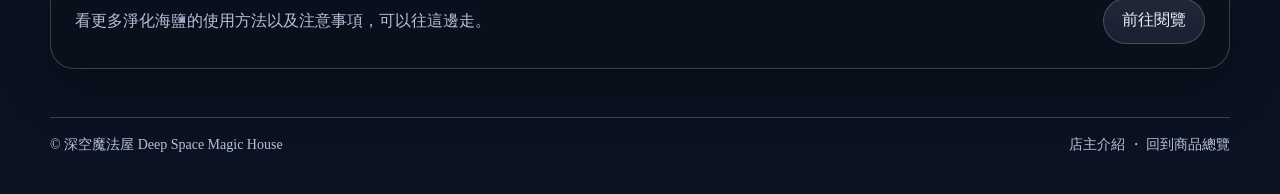
<file: product-sacred-sea-crystal.html>
<!DOCTYPE html>
<html lang="zh-Hant">
<head>
  <meta charset="UTF-8" />
  <meta name="viewport" content="width=device-width, initial-scale=1.0" />
  <title>神聖海晶｜深空魔法屋</title>
  <link rel="stylesheet" href="style.css" />
</head>
<body>
  <div class="stars" aria-hidden="true"></div>

  <div class="site">
    <nav class="top-nav" aria-label="主選單">
      <div class="top-nav__inner">
        <a href="index.html#brand" class="brand-mini">
          <span class="brand-mini__dot"></span>
          <span>DEEP SPACE MAGIC HOUSE</span>
        </a>
        <div class="top-nav__links">
          <a href="index.html#brand">品牌</a>
          <a href="index.html#products">商品</a>
          <a href="index.html#purchase">購買方式</a>
          <a href="about.html">店長介紹</a>
        </div>
      </div>
    </nav>

    <main class="product-detail-page" style="padding-top: 110px;">
      <!-- 商品 Hero 區 -->
      <section class="section">
        <div class="hero-brand">
          <div class="hero-brand__visual">
            <img class="hero-bg" src="images/saltsea1.jpg" alt="神聖海晶主視覺圖" />
            <div class="hero-brand__logo" style="align-items: flex-start; text-align: left;">
              <div class="eyebrow">Sacred Sea Crystal</div>
              <h1 class="title" style="margin-bottom: 12px;">神聖海晶</h1>
              <div class="hero-brand__tagline" style="max-width: 30ch;">
                鹽是海與光的結晶，植物是蓋亞母親的精華。<br />
                <small>A sacred sea cleansing.</small>
              </div>
            </div>
          </div>

          <div class="hero-brand__copy">
            <div class="eyebrow">Product Introduction</div>
            <h2 class="title">以海鹽、植物與火焰，為場域與能量體做一次明亮的清理。</h2>
            <p class="body-copy">
              神聖海晶是一款以空間淨化、能量保護與神聖場域建立為主題的植物鹽。<br />當海鹽與植物一起被點燃，它會像一場帶著海洋與大地祝福的小型儀式，幫助你清掉停滯、混亂與不舒服的殘留。
            </p>

            <div class="hero-brand__actions">
              <a class="button" href="https://myship.7-11.com.tw/general/detail/GM2401190051541" target="_blank" rel="noopener">前往購買</a>
              <a class="button--ghost" href="index.html#products">回到商品總覽</a>
            </div>
          </div>
        </div>
      </section>

      <!-- 商品簡介 -->
      <section class="section">
        <div class="eyebrow">About This Piece</div>
        <h2 class="title">商品描述</h2>
        <p class="body-copy">
          這是一款偏向場域淨化與保護用途的植物鹽，也能用在個人身心靈層面的強力清理。<br />適合住家、工作環境、儀式空間，或任何你想重新整理能量感受的地方。
        </p>
      </section>

      <!-- 祈禱詞 -->
      <section class="section">
        <div class="purchase-box" style="grid-template-columns: 1fr;">
          <div class="eyebrow">Prayer</div>
          <h2 class="title" style="font-size: clamp(24px, 3vw, 20px); margin-bottom: 12px;">
            純淨海洋結晶，神聖植物精靈，<br />請協助我淨化這個場域，請幫助我淨化我的能量體，架設起神聖空間，<br />為此處注入海洋的療癒力量以及蓋亞母親的祝福。
          </h2>
          <p class="body-copy">
            你可以在使用時默念這段祈禱詞，也可以改寫成更貼近自己當下狀態的句子。
          </p>
        </div>
      </section>

      <!-- 成份與植物 -->
      <section class="section">
        <div class="eyebrow">Ingredients & Botanicals</div>
        <h2 class="title">成份與植物介紹</h2>

        <div class="products-grid" style="grid-template-columns: repeat(2, minmax(0, 1fr));">
          <article class="product-card">
            <div class="product-card__content">
              <h3 class="product-card__title">主要成份</h3>
              <p class="product-card__desc">
                主要成分：天然海鹽。<br />植物：杜松、鼠尾草、雪松、檸檬香茅、迷迭香、月桂、艾草、小茴香。<br />重量：<br />玻璃大—總重約540g±10g／內容物約350g；<br />玻璃小—總重約380g±10g／內容物約240g；<br />牛皮袋大—總重約360g±10g／內容物約350g；<br />牛皮袋小—總重約250g±10g／內容物約240g。
              </p>
            </div>
          </article>

          <article class="product-card">
            <div class="product-card__content">
              <h3 class="product-card__title">植物應用</h3>
              <p class="product-card__desc">
				<u><b>白色鼠尾草</b></u>是相當萬用與常見的淨化類植物，燃燒起來有股香甜的氣味，能夠淨化空間與人事物；<br />
				<u><b>雪松</b></u>能使能量受到保護，建立一處神聖空間，也能淨化精神；<br />
				<u><b>迷迭香</b></u>一直以來都被當作淨化植物用在各種儀式中，可以潔淨一個區域的負面能量與自身繁雜的思緒；<br />
				<u><b>檸檬香茅</b></u>有著清爽強力的氣味，是非常有效的驅邪植物，常用於居家保護的魔法之中，也能對抗具有惡意的負能量；<br />
				<u><b>杜松果/枝</b></u>能淨化空間，驅逐負能量；<br />
				<u><b>月桂</b></u>有很好的淨化與保護能力，帶來有力的能量場淨化；<br />
				<u><b>艾草</b></u>常用於驅逐與淨化日常環境中不好的能量，例如穢氣等；<br />
				<u><b>小茴香</b></u>有保護自身以及幫助畫出個人界線。
              </p>
            </div>
          </article>
        </div>
      </section>

      <!-- 我的話 / 創作感想 -->
      <section class="section">
        <div class="eyebrow">From The Maker</div>
        <h2 class="title">店長的自言自語</h2>
        <p class="body-copy">
			我一直很喜歡鹽這種材料——它像海與光留在土地上的結晶，安靜卻有力量。<br />神聖海晶對我來說不是只是『燒一燒讓空間能量乾淨』，而是一種替空間重新洗澡、替自己重設界線的方式。<br />每次使用它，就像重新把屋子與心整理過一遍，像是能量與無形層面的大掃除。
        </p>
      </section>

      <!-- 推薦使用情境 -->
      <section class="section">
        <div class="eyebrow">When To Use</div>
        <h2 class="title">推薦使用情境</h2>

        <div class="products-grid">
          <article class="product-card">
            <div class="product-card__content">
              <h3 class="product-card__title">想替空間做一次大型清理時</h3>
              <p class="product-card__desc">
                當你剛整理房間、搬家、換季，或覺得住家／工作環境裡有很多混亂與停滯時，很適合使用。
              </p>
            </div>
          </article>

          <article class="product-card">
            <div class="product-card__content">
              <h3 class="product-card__title">想進行身心靈淨化時</h3>
              <p class="product-card__desc">
                如果最近覺得自己吸收了太多外界情緒或雜訊，也能少量點燃，作為內在清理的輔助。
              </p>
            </div>
          </article>

          <article class="product-card">
            <div class="product-card__content">
              <h3 class="product-card__title">外出前後想做保護時</h3>
              <p class="product-card__desc">
                也可以少量裝入香囊、或在外出回家後焚燒，幫自己做一個簡單的保護與收尾。
              </p>
            </div>
          </article>
        </div>
      </section>

      <!-- 規格與注意事項 -->
      <section class="section">
        <div class="eyebrow">Specification & Notice</div>
        <h2 class="title">規格與注意事項</h2>

        <div class="purchase-box" style="grid-template-columns: 1fr 1fr;">
          <div>
            <h3 class="product-card__title" style="margin-bottom: 12px;">基本資訊</h3>
            <p class="body-copy">
              容量／規格：依實際商品標示<br />
              類型：儀式海鹽／外用用途<br />
              保存方式：請置於陰涼乾燥處，避免潮濕與陽光直射
            </p>
          </div>

          <div>
            <h3 class="product-card__title" style="margin-bottom: 12px;">注意事項</h3>
            <p class="body-copy">
              僅供外用／儀式用途，請勿食用。<br />
              請遠離孩童與寵物。<br />
              若使用於身體周圍，請避開眼口鼻與敏感部位。<br />
				若要搭配酒精點燃使用，淨化空間，請確保遠離易燃物品，並確保周遭安全。
            </p>
          </div>
        </div>
      </section>

      <!-- 收尾 CTA -->
      <section class="section">
        <div class="purchase-box">
          <p>
            如果這份作品剛好與今天的你共鳴，就把它帶進你的日常裡，慢慢使用也很好。
          </p>
          <a class="button" href="https://myship.7-11.com.tw/general/detail/GM2401190051541" target="_blank" rel="noopener">前往購買</a>
        </div>
		<div class="purchase-box">
          <p>
            看更多淨化海鹽的使用方法以及注意事項，可以往這邊走。
          </p>
          <a class="button" href="https://" target="_blank" rel="noopener">前往閱覽</a>
        </div>
      </section>
    </main>

    <footer class="footer">
      <div>© 深空魔法屋 Deep Space Magic House</div>
      <div>
        <a href="about.html">店主介紹</a>
        ・
        <a href="index.html#products">回到商品總覽</a>
      </div>
    </footer>
  </div>
</body>
</html>
</file>
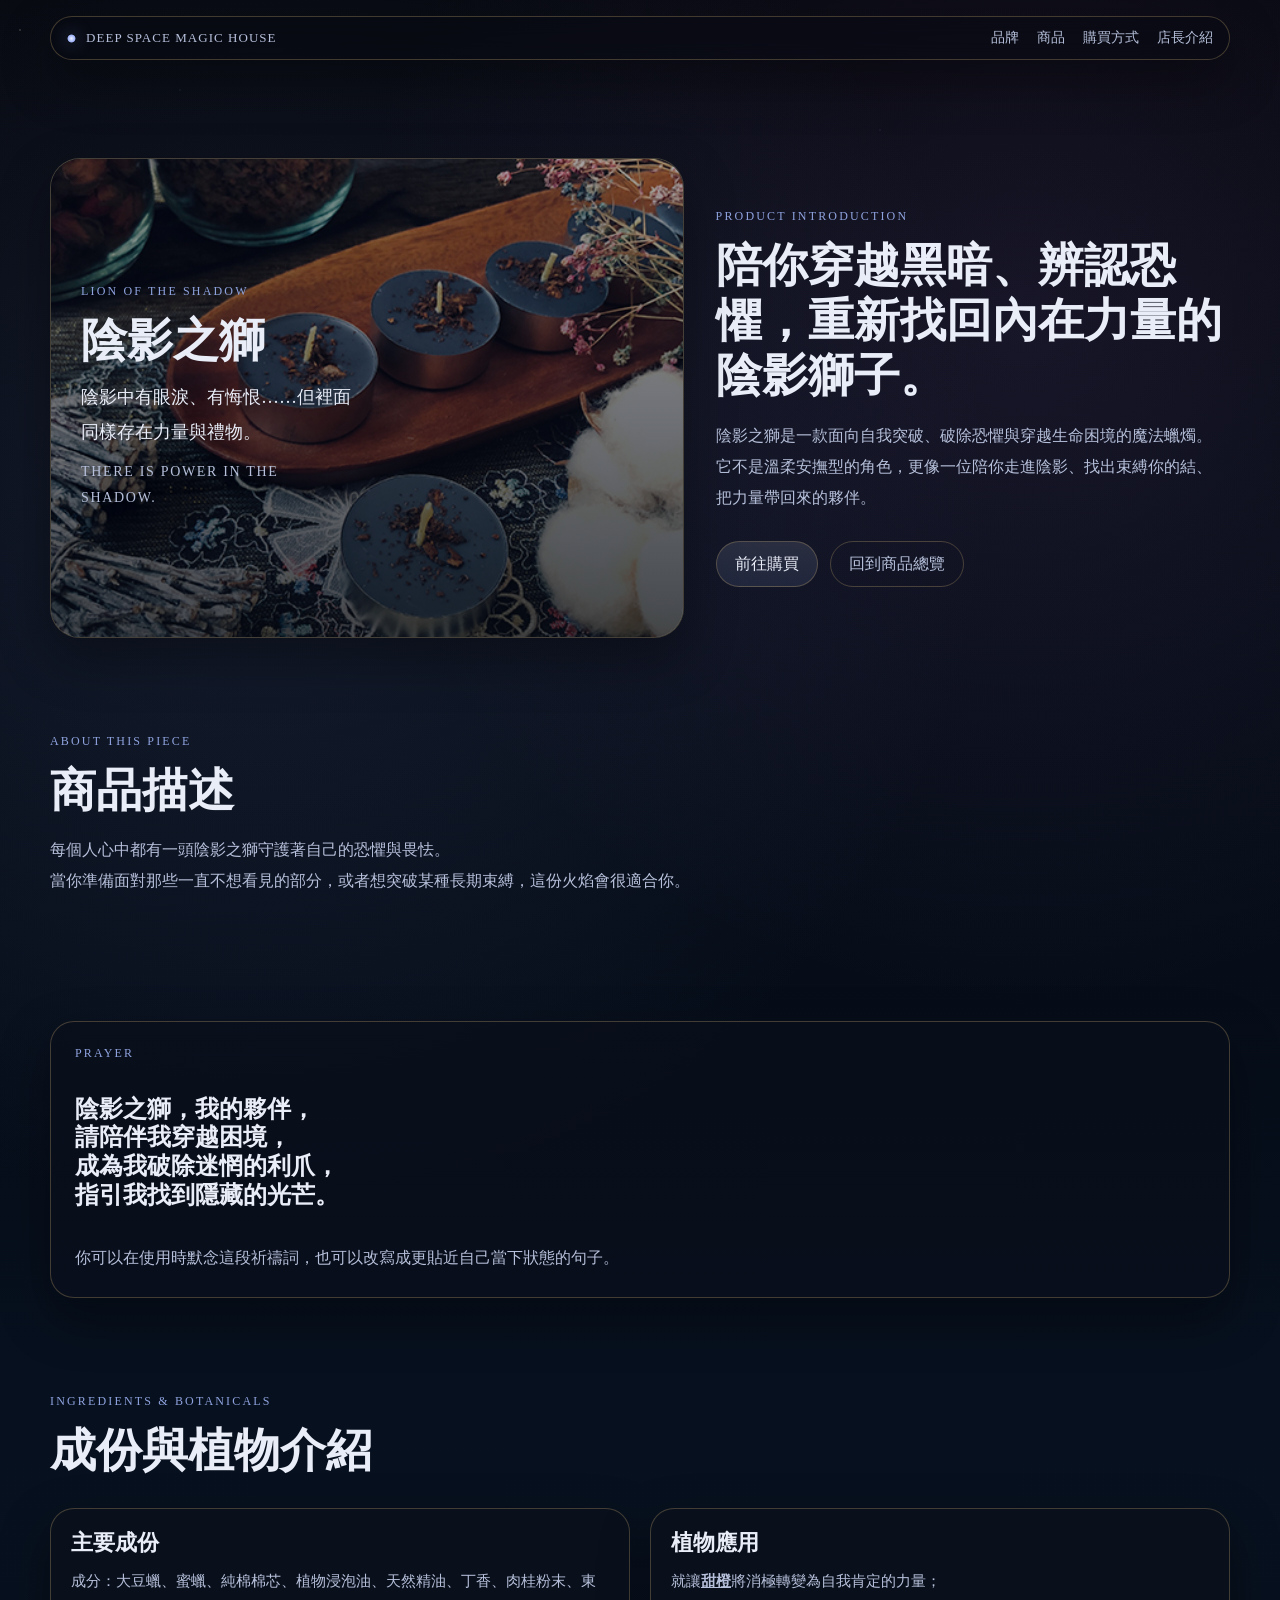
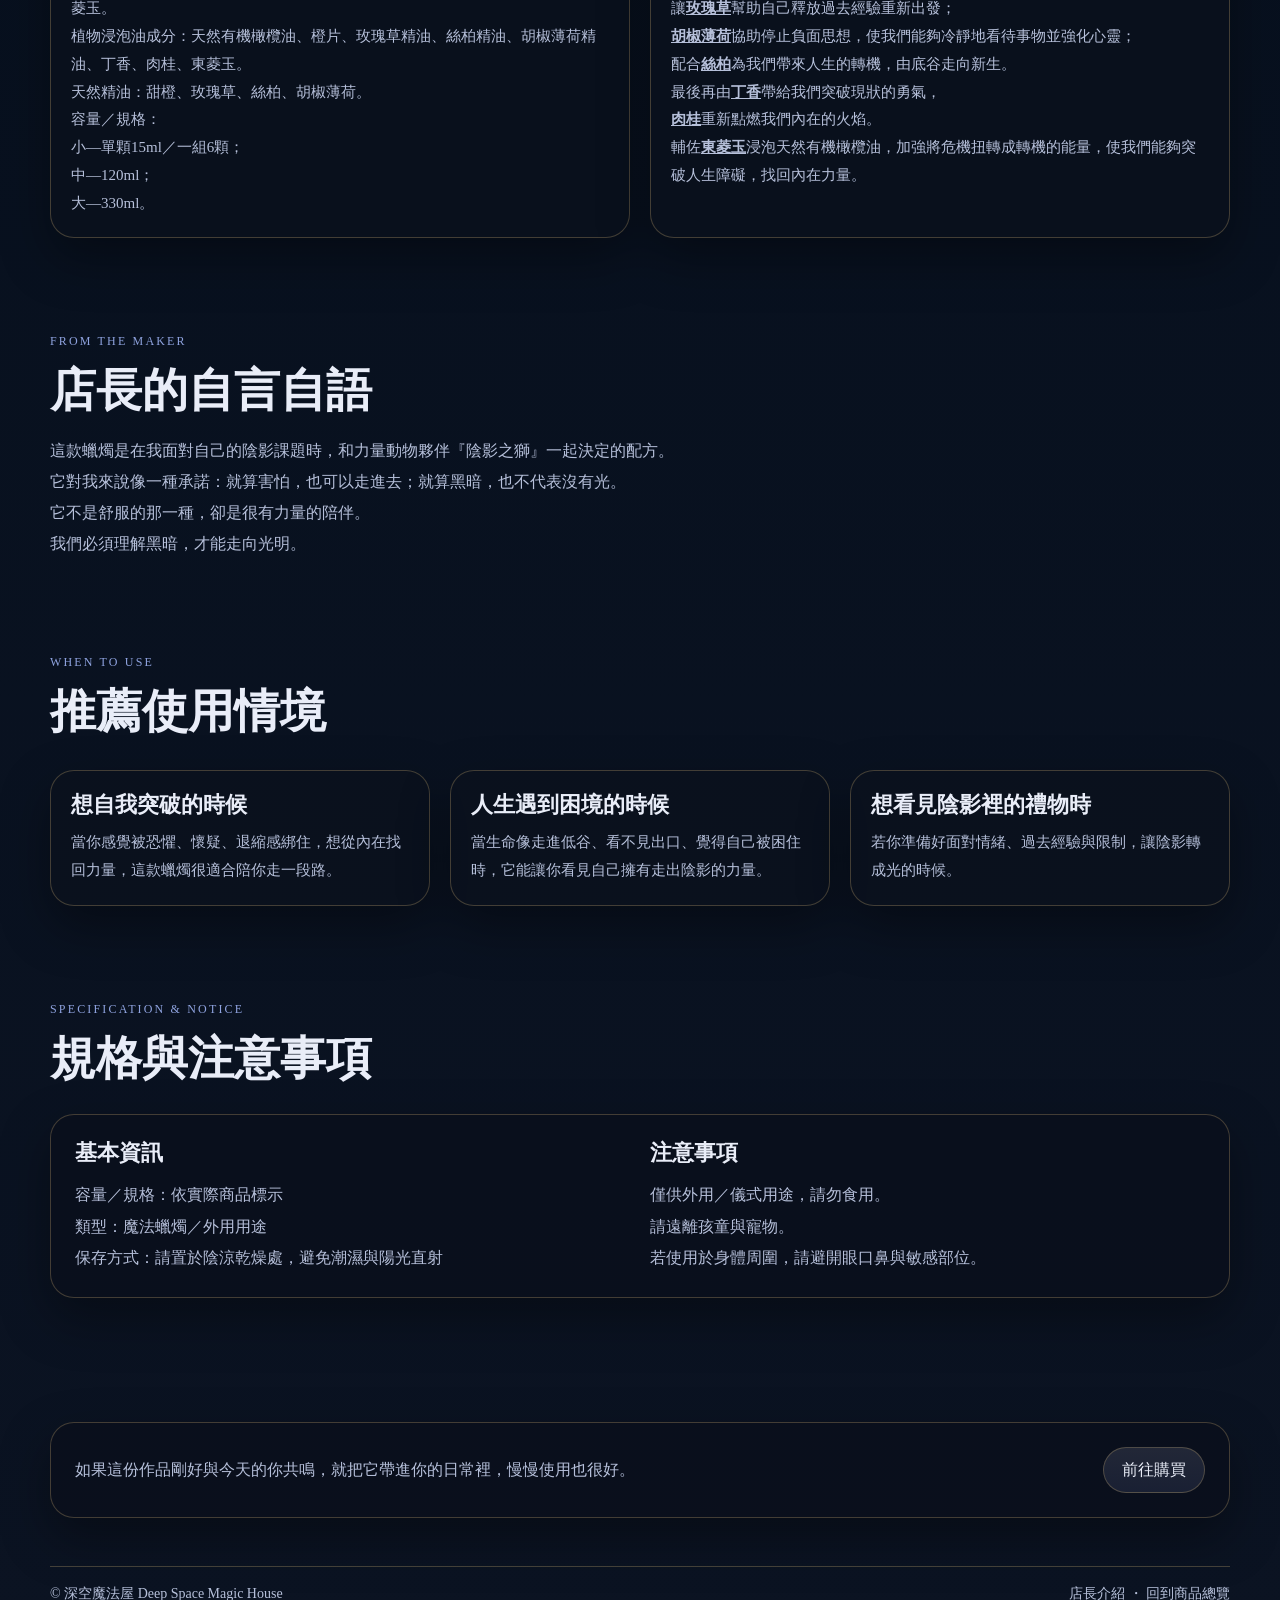
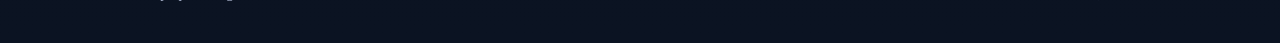
<file: product-shadow-lion.html>
<!DOCTYPE html>
<html lang="zh-Hant">
<head>
  <meta charset="UTF-8" />
  <meta name="viewport" content="width=device-width, initial-scale=1.0" />
  <title>陰影之獅｜深空魔法屋</title>
  <link rel="stylesheet" href="style.css" />
</head>
<body>
  <div class="stars" aria-hidden="true"></div>

  <div class="site">
    <nav class="top-nav" aria-label="主選單">
      <div class="top-nav__inner">
        <a href="index.html#brand" class="brand-mini">
          <span class="brand-mini__dot"></span>
          <span>DEEP SPACE MAGIC HOUSE</span>
        </a>
        <div class="top-nav__links">
          <a href="index.html#brand">品牌</a>
          <a href="index.html#products">商品</a>
          <a href="index.html#purchase">購買方式</a>
          <a href="about.html">店長介紹</a>
        </div>
      </div>
    </nav>

    <main class="product-detail-page" style="padding-top: 110px;">
      <!-- 商品 Hero 區 -->
      <section class="section">
        <div class="hero-brand">
          <div class="hero-brand__visual">
            <img class="hero-bg" src="images/candle6.jpg" alt="陰影之獅主視覺圖" />
            <div class="hero-brand__logo" style="align-items: flex-start; text-align: left;">
              <div class="eyebrow">Lion of the Shadow</div>
              <h1 class="title" style="margin-bottom: 12px;">陰影之獅</h1>
              <div class="hero-brand__tagline" style="max-width: 30ch;">
                陰影中有眼淚、有悔恨……但裡面同樣存在力量與禮物。<br />
                <small>There is power in the shadow.</small>
              </div>
            </div>
          </div>

          <div class="hero-brand__copy">
            <div class="eyebrow">Product Introduction</div>
            <h2 class="title">陪你穿越黑暗、辨認恐懼，重新找回內在力量的陰影獅子。</h2>
            <p class="body-copy">
              陰影之獅是一款面向自我突破、破除恐懼與穿越生命困境的魔法蠟燭。<br />它不是溫柔安撫型的角色，更像一位陪你走進陰影、找出束縛你的結、把力量帶回來的夥伴。
            </p>

            <div class="hero-brand__actions">
              <a class="button" href="https://myship.7-11.com.tw/general/detail/GM2401190051541" target="_blank" rel="noopener">前往購買</a>
              <a class="button--ghost" href="index.html#products">回到商品總覽</a>
            </div>
          </div>
        </div>
      </section>

      <!-- 商品簡介 -->
      <section class="section">
        <div class="eyebrow">About This Piece</div>
        <h2 class="title">商品描述</h2>
        <p class="body-copy">
			每個人心中都有一頭陰影之獅守護著自己的恐懼與畏怯。<br />當你準備面對那些一直不想看見的部分，或者想突破某種長期束縛，這份火焰會很適合你。<br />
        </p>
      </section>

      <!-- 祈禱詞 -->
      <section class="section">
        <div class="purchase-box" style="grid-template-columns: 1fr;">
          <div class="eyebrow">Prayer</div>
          <h2 class="title" style="font-size: clamp(24px, 3vw, 20px); margin-bottom: 12px;">
            陰影之獅，我的夥伴，<br />請陪伴我穿越困境，<br />成為我破除迷惘的利爪，<br />指引我找到隱藏的光芒。
          </h2>
          <p class="body-copy">
            你可以在使用時默念這段祈禱詞，也可以改寫成更貼近自己當下狀態的句子。
          </p>
        </div>
      </section>

      <!-- 成份與植物 -->
      <section class="section">
        <div class="eyebrow">Ingredients & Botanicals</div>
        <h2 class="title">成份與植物介紹</h2>

        <div class="products-grid" style="grid-template-columns: repeat(2, minmax(0, 1fr));">
          <article class="product-card">
            <div class="product-card__content">
              <h3 class="product-card__title">主要成份</h3>
              <p class="product-card__desc">
                成分：大豆蠟、蜜蠟、純棉棉芯、植物浸泡油、天然精油、丁香、肉桂粉末、東菱玉。<br />植物浸泡油成分：天然有機橄欖油、橙片、玫瑰草精油、絲柏精油、胡椒薄荷精油、丁香、肉桂、東菱玉。<br />天然精油：甜橙、玫瑰草、絲柏、胡椒薄荷。<br />容量／規格：<br />小—單顆15ml／一組6顆；<br />中—120ml；<br />大—330ml。
              </p>
            </div>
          </article>

          <article class="product-card">
            <div class="product-card__content">
              <h3 class="product-card__title">植物應用</h3>
              <p class="product-card__desc">
					就讓<u><b>甜橙</b></u>將消極轉變為自我肯定的力量；<br />
					讓<u><b>玫瑰草</b></u>幫助自己釋放過去經驗重新出發；<br />
					<u><b>胡椒薄荷</b></u>協助停止負面思想，使我們能夠冷靜地看待事物並強化心靈；<br />
					配合<u><b>絲柏</b></u>為我們帶來人生的轉機，由底谷走向新生。<br />
					最後再由<u><b>丁香</b></u>帶給我們突破現狀的勇氣，<br />
					<u><b>肉桂</b></u>重新點燃我們內在的火焰。<br />
					輔佐<u><b>東菱玉</b></u>浸泡天然有機橄欖油，加強將危機扭轉成轉機的能量，使我們能夠突破人生障礙，找回內在力量。
              </p>
            </div>
          </article>
        </div>
      </section>

      <!-- 我的話 / 創作感想 -->
      <section class="section">
        <div class="eyebrow">From The Maker</div>
        <h2 class="title">店長的自言自語</h2>
        <p class="body-copy">
			這款蠟燭是在我面對自己的陰影課題時，和力量動物夥伴『陰影之獅』一起決定的配方。<br />它對我來說像一種承諾：就算害怕，也可以走進去；就算黑暗，也不代表沒有光。<br />它不是舒服的那一種，卻是很有力量的陪伴。<br />
			我們必須理解黑暗，才能走向光明。
        </p>
      </section>

      <!-- 推薦使用情境 -->
      <section class="section">
        <div class="eyebrow">When To Use</div>
        <h2 class="title">推薦使用情境</h2>

        <div class="products-grid">
          <article class="product-card">
            <div class="product-card__content">
              <h3 class="product-card__title">想自我突破的時候</h3>
              <p class="product-card__desc">
                當你感覺被恐懼、懷疑、退縮感綁住，想從內在找回力量，這款蠟燭很適合陪你走一段路。
              </p>
            </div>
          </article>

          <article class="product-card">
            <div class="product-card__content">
              <h3 class="product-card__title">人生遇到困境的時候</h3>
              <p class="product-card__desc">
                當生命像走進低谷、看不見出口、覺得自己被困住時，它能讓你看見自己擁有走出陰影的力量。
              </p>
            </div>
          </article>

          <article class="product-card">
            <div class="product-card__content">
              <h3 class="product-card__title">想看見陰影裡的禮物時</h3>
              <p class="product-card__desc">
                若你準備好面對情緒、過去經驗與限制，讓陰影轉成光的時候。
              </p>
            </div>
          </article>
        </div>
      </section>

      <!-- 規格與注意事項 -->
      <section class="section">
        <div class="eyebrow">Specification & Notice</div>
        <h2 class="title">規格與注意事項</h2>

        <div class="purchase-box" style="grid-template-columns: 1fr 1fr;">
          <div>
            <h3 class="product-card__title" style="margin-bottom: 12px;">基本資訊</h3>
            <p class="body-copy">
              容量／規格：依實際商品標示<br />
              類型：魔法蠟燭／外用用途<br />
              保存方式：請置於陰涼乾燥處，避免潮濕與陽光直射
            </p>
          </div>

          <div>
            <h3 class="product-card__title" style="margin-bottom: 12px;">注意事項</h3>
            <p class="body-copy">
              僅供外用／儀式用途，請勿食用。<br />
              請遠離孩童與寵物。<br />
              若使用於身體周圍，請避開眼口鼻與敏感部位。
            </p>
          </div>
        </div>
      </section>

      <!-- 收尾 CTA -->
      <section class="section">
        <div class="purchase-box">
          <p>
            如果這份作品剛好與今天的你共鳴，就把它帶進你的日常裡，慢慢使用也很好。
          </p>
          <a class="button" href="https://myship.7-11.com.tw/general/detail/GM2401190051541" target="_blank" rel="noopener">前往購買</a>
        </div>
      </section>
    </main>

    <footer class="footer">
      <div>© 深空魔法屋 Deep Space Magic House</div>
      <div>
        <a href="about.html">店長介紹</a>
        ・
        <a href="index.html#products">回到商品總覽</a>
      </div>
    </footer>
  </div>
</body>
</html>
</file>
<file: style.css>
:root {
  --bg: #070a12;
  --bg-soft: #0d1320;
  --panel: rgba(13, 19, 32, 0.78);
  --panel-strong: rgba(10, 15, 27, 0.92);
  --text: #e9edf8;
  --muted: #b6c0da;
  --line: rgba(214, 184, 120, 0.28);
  --accent: #cfd8ff;
  --accent-soft: #8fa3df;
  --glow: rgba(196, 209, 255, 0.22);
  --shadow: 0 20px 50px rgba(0, 0, 0, 0.35);
  --radius: 22px;
  --max: 1180px;
  --gold-soft: rgba(214, 184, 120, 0.22);
  --gold-text: #d6b878;
}

* { box-sizing: border-box; }
html { scroll-behavior: smooth; }
body {
  margin: 0;
  font-family: "Noto Serif TC", "PingFang TC", "Microsoft JhengHei", serif;
  color: var(--text);
  background:
    radial-gradient(circle at 20% 15%, rgba(110, 128, 196, 0.15), transparent 25%),
    radial-gradient(circle at 80% 10%, rgba(160, 120, 220, 0.12), transparent 22%),
    linear-gradient(180deg, #04060b 0%, #07101e 42%, #0b1322 100%);
  min-height: 100vh;
  overflow-x: hidden;
}

a { color: inherit; text-decoration: none; }
img { max-width: 100%; display: block; }
button {
  font: inherit;
  color: inherit;
  background: none;
  border: none;
  cursor: pointer;
}

.stars,
.stars::before,
.stars::after {
  content: "";
  position: fixed;
  inset: 0;
  pointer-events: none;
  background-repeat: repeat;
  z-index: 0;
}
.stars {
  background-image:
    radial-gradient(2px 2px at 20px 30px, rgba(255,255,255,.9), transparent 55%),
    radial-gradient(1.5px 1.5px at 180px 90px, rgba(219,226,255,.8), transparent 55%),
    radial-gradient(1.8px 1.8px at 340px 220px, rgba(255,255,255,.85), transparent 55%),
    radial-gradient(1.3px 1.3px at 530px 120px, rgba(198,210,255,.7), transparent 55%),
    radial-gradient(1.6px 1.6px at 760px 300px, rgba(255,255,255,.75), transparent 55%);
  animation: drift 36s linear infinite;
  opacity: .45;
}
.stars::before {
  background-image:
    radial-gradient(1.4px 1.4px at 90px 150px, rgba(255,255,255,.7), transparent 55%),
    radial-gradient(1.8px 1.8px at 270px 40px, rgba(215,225,255,.75), transparent 55%),
    radial-gradient(1.3px 1.3px at 470px 210px, rgba(255,255,255,.65), transparent 55%),
    radial-gradient(1.9px 1.9px at 880px 130px, rgba(207,220,255,.85), transparent 55%);
  animation: drift 56s linear infinite reverse;
  opacity: .4;
}
.stars::after {
  background-image:
    radial-gradient(1.1px 1.1px at 120px 60px, rgba(255,255,255,.55), transparent 55%),
    radial-gradient(1.1px 1.1px at 650px 180px, rgba(209,219,255,.55), transparent 55%),
    radial-gradient(1.4px 1.4px at 960px 260px, rgba(255,255,255,.6), transparent 55%);
  animation: drift 75s linear infinite;
  opacity: .33;
}

@keyframes drift {
  from { transform: translateY(0px); }
  to { transform: translateY(24px); }
}

.site {
  position: relative;
  z-index: 1;
}

.top-nav {
  position: fixed;
  top: 0;
  left: 0;
  right: 0;
  display: flex;
  justify-content: center;
  z-index: 20;
  padding: 16px 18px;
  pointer-events: none;
}
.top-nav__inner {
  width: min(var(--max), calc(100% - 24px));
  display: flex;
  justify-content: space-between;
  align-items: center;
  padding: 12px 16px;
  border: 1px solid var(--line);
  background: rgba(7, 10, 18, 0.48);
  backdrop-filter: blur(14px);
  border-radius: 999px;
  box-shadow: var(--shadow);
  pointer-events: auto;
}
.brand-mini {
  display: flex;
  align-items: center;
  gap: 10px;
  letter-spacing: .08em;
  font-size: 13px;
  color: var(--muted);
}
.brand-mini__dot {
  width: 9px;
  height: 9px;
  border-radius: 50%;
  background: radial-gradient(circle, #e9efff 0%, #9eb1f8 55%, transparent 70%);
  box-shadow: 0 0 18px rgba(158,177,248,.45);
}
.top-nav__links {
  display: flex;
  gap: 18px;
  font-size: 14px;
  color: var(--muted);
}
.top-nav__links a:hover { color: var(--text); }

main.product-detail-page .body-copy {
  margin: 0;
  font-size: 16px;
  line-height: 1.95;
  color: var(--muted);
  max-width: none;
}

main.product-detail-page .hero-brand__tagline {
  max-width: 32ch;
}

main.product-detail-page .purchase-box .body-copy {
  max-width: 100%;
}

main.product-detail-page .section {
  padding: 48px 0;
}

.secret-gate {
  min-height: 100vh;
  display: grid;
  place-items: center;
  padding: 110px 20px 48px;
  position: relative;
  overflow: hidden;
  isolation: isolate;
}
.secret-gate::before {
  content: "";
  position: absolute;
  inset: 0;
  background:
    radial-gradient(circle at 50% 30%, rgba(164, 178, 255, 0.18), transparent 22%),
    radial-gradient(circle at 50% 60%, rgba(121, 91, 178, 0.12), transparent 26%),
    linear-gradient(180deg, rgba(2, 4, 10, 0.88), rgba(6, 9, 18, 0.56));
  z-index: -2;
}
.secret-gate::after {
  content: "";
  position: absolute;
  inset: 0;
  background: url("images/hero-stars.jpg") center/cover no-repeat;
  opacity: 0;
  transform: scale(1.05);
  animation: revealHero 2.8s ease forwards;
  z-index: -1;
  filter: saturate(0.95) brightness(0.88);
}

@keyframes revealHero {
  0% { opacity: 0; transform: scale(1.06); }
  100% { opacity: 0.85; transform: scale(1); }
}

.gate-card {
  width: min(880px, 100%);
  padding: 34px;
  border: 1px solid var(--line);
  border-radius: 28px;
  background: linear-gradient(180deg, rgba(10,15,27,0.72), rgba(8,12,23,0.54));
  box-shadow: 0 20px 50px rgba(0, 0, 0, 0.35), 0 0 0 1px rgba(214, 184, 120, 0.08);
  backdrop-filter: blur(18px);
	
}
.gate-card__overline {
  color: var(--accent-soft);
  letter-spacing: .22em;
  font-size: 12px;
  text-transform: uppercase;
  margin-bottom: 16px;
}
.gate-card__title {
  font-size: clamp(30px, 5vw, 54px);
  line-height: 1.15;
  margin: 0 0 16px;
  max-width: 10ch;
}
.gate-card__intro {
  color: var(--muted);
  line-height: 1.95;
  font-size: 16px;
  max-width: 54ch;
  min-height: 4.2em;
}

.gate-card__title-line {
  display: block;
}

.gate-card__title-line--strong {
  margin-top: 6px;
}

.recommend {
  margin-top: 26px;
  border: 1px solid var(--line);
  border-radius: 24px;
  overflow: hidden;
  display: grid;
  grid-template-columns: 0.7fr 1.3fr;
  background: rgba(7, 12, 22, 0.55);
  min-height: 320px;
}
.recommend__media {
  display: flex;
  align-items: center;
  justify-content: center;
  padding: 24px;
}

.recommend__media img {
  width: 100%;
  max-width: 320px;
  max-height: 260px;
  height: auto;
  object-fit: cover;
  opacity: .9;
  border-radius: 18px;
}
.recommend__content {
  padding: 28px 26px;
  display: flex;
  flex-direction: column;
  justify-content: space-between;
  gap: 18px;
}
.recommend__eyebrow {
  font-size: 14px;
  letter-spacing: .18em;
  color: var(--accent-soft);
  text-transform: uppercase;
  margin-bottom: 8px;
}
.recommend__category {
  color: var(--muted);
  font-size: 14px;
  margin-bottom: 12px;
}
.recommend__details {
  display: flex;
  flex-direction: column;
  gap: 14px;
  opacity: 0;
  transform: translateY(10px);
  transition: opacity .6s ease, transform .6s ease;
}

.recommend__details.is-visible {
  opacity: 1;
  transform: translateY(0);
}

.recommend__label {
  margin-top: 2px;
  margin-bottom: -2px;
  font-size: 14px;
  letter-spacing: .14em;
  color: var(--text);
  opacity: .9;
}
.recommend__name {
  margin: 0 0 10px;
  font-size: 28px;
  line-height: 1.25;
}
.recommend__name {
  margin: 0;
  font-size: 32px;
  line-height: 1.2;
}

.recommend__desc {
  color: var(--muted);
  line-height: 1.95;
  font-size: 15px;
}

.recommend__ritual-wrap {
  margin-top: 6px;
  padding-top: 14px;
  border-top: 1px solid var(--line);
}

.recommend__ritual-title {
  display: flex;
  flex-wrap: wrap;
  align-items: baseline;
  gap: 8px;
  margin-bottom: 10px;
}

.recommend__ritual-or {
  font-size: 14px;
  color: var(--text);
  letter-spacing: .04em;
}

.recommend__ritual-text {
  font-size: 16px;
  color: var(--muted);
  letter-spacing: .08em;
}
.recommend__actions {
  display: flex;
  flex-wrap: wrap;
  gap: 12px;
  margin-top: 8px;
}
.recommend__label {
  margin-bottom: 10px;
  font-size: 14px;
  letter-spacing: .12em;
  color: var(--text);
  opacity: .88;
}
.recommend-fade {
  animation: recommendFade .55s ease;
}

@keyframes recommendFade {
  0% {
    opacity: 0;
    transform: translateY(6px);
  }
  100% {
    opacity: 1;
    transform: translateY(0);
  }
}

.button,
.button--ghost {
  display: inline-flex;
  align-items: center;
  justify-content: center;
  min-height: 46px;
  padding: 0 18px;
  border-radius: 999px;
  transition: .25s ease;
  border: 1px solid var(--line);
}
.button {
  background: linear-gradient(180deg, rgba(215,225,255,.12), rgba(142,163,225,.12));
  color: var(--text);
}
.button:hover { box-shadow: 0 0 0 5px rgba(143,163,223,.1); transform: translateY(-1px); }
.button--ghost {
  color: var(--muted);
  background: transparent;
}
.button--ghost:hover { color: var(--text); border-color: rgba(255,255,255,.2); }

.section {
  width: min(var(--max), calc(100% - 40px));
  margin: 0 auto;
  padding: 92px 0;
}

.hero-brand {
  display: grid;
  grid-template-columns: 1.1fr .9fr;
  gap: 28px;
  align-items: stretch;
}
.hero-brand__visual {
  position: relative;
  min-height: 480px;
  border-radius: 30px;
  overflow: hidden;
  background: #0b1220;
  border: 1px solid var(--line);
  box-shadow: var(--shadow);
}
.hero-brand__visual img.hero-bg {
  position: absolute;
  inset: 0;
  width: 100%;
  height: 100%;
  object-fit: cover;
  filter: saturate(0.95) brightness(0.82);
}
.hero-brand__visual::after {
  content: "";
  position: absolute;
  inset: 0;
  background: linear-gradient(180deg, rgba(6,10,18,0.2), rgba(5,9,16,0.68));
}
.hero-brand__logo {
  position: absolute;
  inset: 0;
  display: flex;
  flex-direction: column;
  justify-content: center;
  align-items: center;
  padding: 30px;
  text-align: center;
  z-index: 1;
}
.hero-brand__logo img {
  width: min(360px, 72%);
  margin-bottom: 26px;
  filter: drop-shadow(0 10px 28px rgba(0,0,0,.35));
}
.hero-brand__tagline {
  max-width: 24ch;
  color: var(--text);
  line-height: 1.9;
  font-size: 18px;
  text-shadow: 0 8px 20px rgba(0,0,0,.35);
}
.hero-brand__tagline small {
  display: block;
  margin-top: 10px;
  color: var(--muted);
  font-size: 14px;
  letter-spacing: .12em;
  text-transform: uppercase;
}
.hero-brand__tagline-line {
  display: block;
}
.hero-brand__copy {
  padding: 18px 4px;
  display: flex;
  flex-direction: column;
  justify-content: center;
}
.eyebrow {
  font-size: 12px;
  letter-spacing: .18em;
  text-transform: uppercase;
  color: var(--accent-soft);
  margin-bottom: 14px;
}
.title {
  margin: 0 0 16px;
  font-size: clamp(28px, 4vw, 46px);
  line-height: 1.2;
}
.body-copy {
  margin: 0;
  font-size: 16px;
  line-height: 1.95;
  color: var(--muted);
  max-width: none;
}
.hero-brand__actions {
  margin-top: 28px;
  display: flex;
  flex-wrap: wrap;
  gap: 12px;
}

.products-grid {
  display: grid;
  grid-template-columns: repeat(3, minmax(0, 1fr));
  gap: 20px;
  margin-top: 30px;
}
.product-card {
  border: 1px solid var(--line);
  background: rgba(11, 17, 29, 0.78);
  border-radius: 24px;
  overflow: hidden;
  box-shadow: var(--shadow);
  display: flex;
  flex-direction: column;
}
.product-card__image {
  aspect-ratio: 4 / 3;
  background: linear-gradient(160deg, rgba(27,39,66,1), rgba(10,15,26,1));
}
.product-card__image img {
  width: 100%;
  height: 100%;
  object-fit: cover;
  opacity: .88;
}
.product-card__content {
  padding: 20px;
  display: flex;
  flex-direction: column;
  gap: 10px;
  flex: 1;
}
.product-card__title {
  margin: 0;
  font-size: 22px;
  line-height: 1.3;
}
.product-card__title a:hover {
  color: var(--text);
  opacity: 0.88;
}
.product-card__desc {
  margin: 0;
  line-height: 1.85;
  color: var(--muted);
  font-size: 15px;
  flex: 1;
}
.product-card__actions {
  display: flex;
  gap: 10px;
  flex-wrap: wrap;
  margin-top: 6px;
}

.purchase-box {
  margin-top: 28px;
  padding: 24px;
  border-radius: 24px;
  border: 1px solid var(--line);
  background: rgba(10, 15, 27, 0.72);
  display: grid;
  grid-template-columns: 1fr auto;
  gap: 20px;
  align-items: center;
  box-shadow: var(--shadow);
}
.purchase-box p {
  margin: 0;
  color: var(--muted);
  line-height: 1.9;
}

.footer {
  width: min(var(--max), calc(100% - 40px));
  margin: 0 auto;
  padding: 18px 0 40px;
  color: var(--muted);
  display: flex;
  justify-content: space-between;
  gap: 12px;
  border-top: 1px solid var(--line);
  font-size: 14px;
}

.modal {
  position: fixed;
  inset: 0;
  display: none;
  align-items: center;
  justify-content: center;
  padding: 22px;
  background: rgba(4, 7, 14, 0.75);
  backdrop-filter: blur(10px);
  z-index: 50;
}
.modal.is-open { display: flex; }
.modal__dialog {
  width: min(760px, 100%);
  background: linear-gradient(180deg, rgba(11,17,29,.95), rgba(8,12,22,.98));
  border-radius: 26px;
  border: 1px solid var(--line);
  box-shadow: var(--shadow);
  overflow: hidden;
}
.modal__close {
  position: absolute;
  top: 16px;
  right: 16px;
  width: 42px;
  height: 42px;
  border-radius: 50%;
  border: 1px solid rgba(255,255,255,0.12);
  background: rgba(255,255,255,0.04);
}
.modal__body {
  display: grid;
  grid-template-columns: 1fr 1fr;
}
.modal__media {
  min-height: 100%;
  background: linear-gradient(160deg, rgba(22,33,57,1), rgba(9,13,24,1));
}
.modal__media img {
  width: 100%;
  height: 100%;
  object-fit: cover;
  opacity: .9;
}
.modal__content {
  padding: 28px;
  position: relative;
}
.modal__content h3 {
  margin: 0 0 12px;
  font-size: 30px;
  line-height: 1.2;
}
.modal__content p {
  margin: 0 0 14px;
  color: var(--muted);
  line-height: 1.9;
}
.modal__ritual {
  margin-top: 12px;
  padding-top: 12px;
  border-top: 1px solid rgba(255,255,255,0.08);
}
.modal__actions-gap { margin-top: 20px; }

.about-page {
  padding-top: 96px;
}
.about-hero {
  padding-bottom: 36px;
}
.about-grid {
  display: grid;
  grid-template-columns: repeat(2, minmax(0, 1fr));
  gap: 20px;
}
.about-card {
  border: 1px solid rgba(255,255,255,0.08);
  background: rgba(11, 17, 29, 0.78);
  border-radius: 24px;
  box-shadow: var(--shadow);
  padding: 28px;
}
.about-card h2 {
  margin: 0 0 14px;
  font-size: 26px;
  line-height: 1.25;
}
.about-card p {
  margin: 0;
  color: var(--muted);
  line-height: 1.95;
}
.about-card--wide {
  grid-column: 1 / -1;
}

.fade-in {
  opacity: 0;
  transform: translateY(8px);
  animation: fadeUp .6s ease forwards;
}
@keyframes fadeUp {
  to {
    opacity: 1;
    transform: translateY(0);
  }
}

@media (max-width: 980px) {
  .recommend,
  .hero-brand,
  .modal__body,
  .about-grid {
    grid-template-columns: 1fr;
  }
  .products-grid {
    grid-template-columns: repeat(2, minmax(0, 1fr));
  }
  .purchase-box {
    grid-template-columns: 1fr;
  }
  .hero-brand__visual {
    min-height: 420px;
  }
}

@media (max-width: 640px) {
  .top-nav__links { display: none; }
  .gate-card { padding: 22px; }
  .gate-card__title { max-width: 100%; }
  .recommend__content { padding: 20px; }
  .section { width: min(var(--max), calc(100% - 28px)); padding: 70px 0; }
  .products-grid { grid-template-columns: 1fr; }
  .hero-brand__tagline { font-size: 16px; }
  .footer { flex-direction: column; }
  .about-page { padding-top: 86px; }
}
.about-intro {
  text-align: center;
}

.about-logo-wrap {
  display: flex;
  flex-direction: column;
  align-items: center;
  margin-bottom: 28px;
}

.about-logo {
  width: min(260px, 58vw);
  margin-bottom: 14px;
  filter: drop-shadow(0 10px 28px rgba(0,0,0,.32));
}

.about-logo-note {
  margin: 0;
  color: var(--muted);
  font-size: 13px;
  letter-spacing: .14em;
  text-transform: uppercase;
}

.about-intro-copy {
  display: flex;
  flex-direction: column;
  align-items: center;
}

.about-intro-copy .body-copy {
  max-width: 64ch;
}
.about-credit {
  margin-top: 12px;
  color: var(--muted);
  font-size: 13px;
  opacity: .82;
}

.about-whale__grid {
  display: grid;
  grid-template-columns: 0.72fr 1.28fr;
  gap: 24px;
  align-items: start;
}

.about-whale__image {
  display: flex;
  justify-content: center;
  align-items: flex-start;
  padding: 12px 0;
}

.about-whale__image img {
  width: 100%;
  max-width: 320px;
  max-height: 320px;
  height: auto;
  object-fit: contain;
  border-radius: 18px;
  border: 1px solid var(--line);
  box-shadow: var(--shadow);
  background: rgba(255,255,255,0.02);
}

.about-whale__content {
  display: flex;
  flex-direction: column;
  gap: 14px;
}

.about-whale__content .body-copy {
  max-width: 100%;
}

@media (max-width: 900px) {
  .about-whale__grid {
    grid-template-columns: 1fr;
  }
}
</file>
